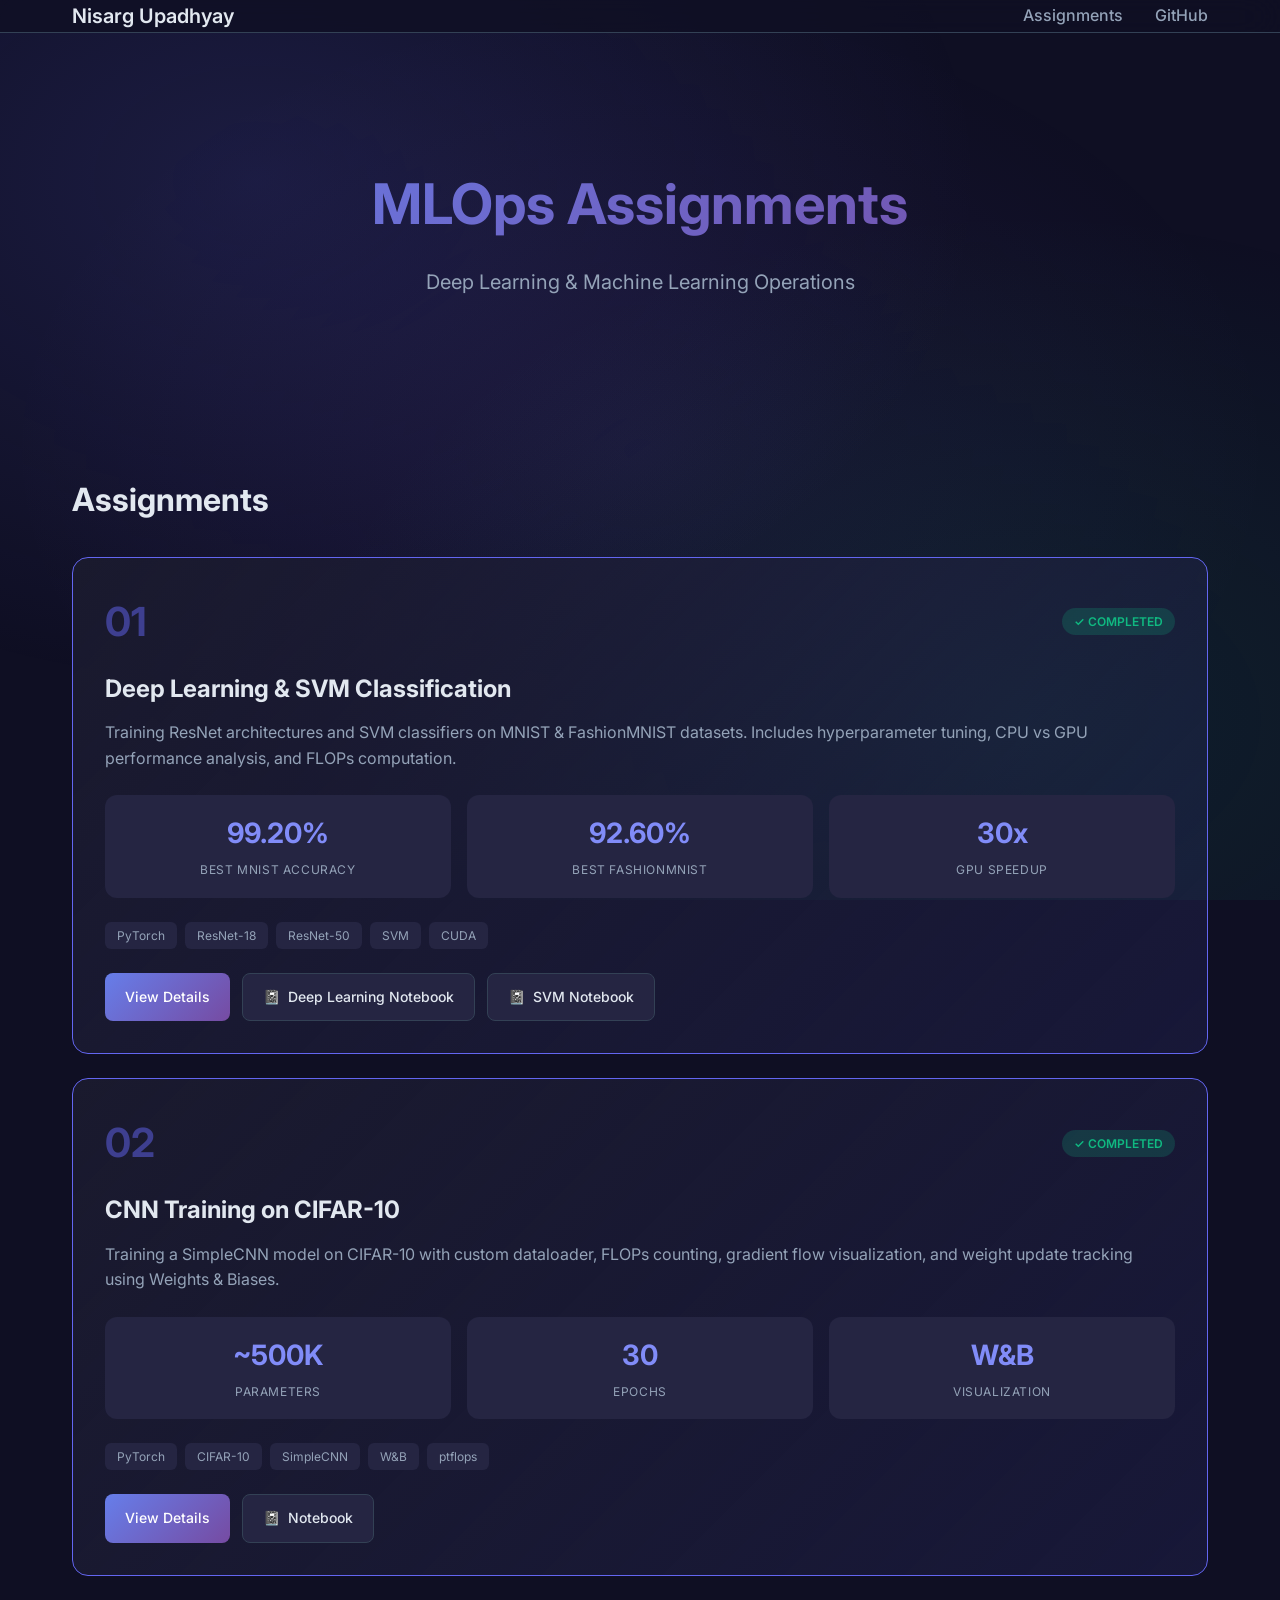
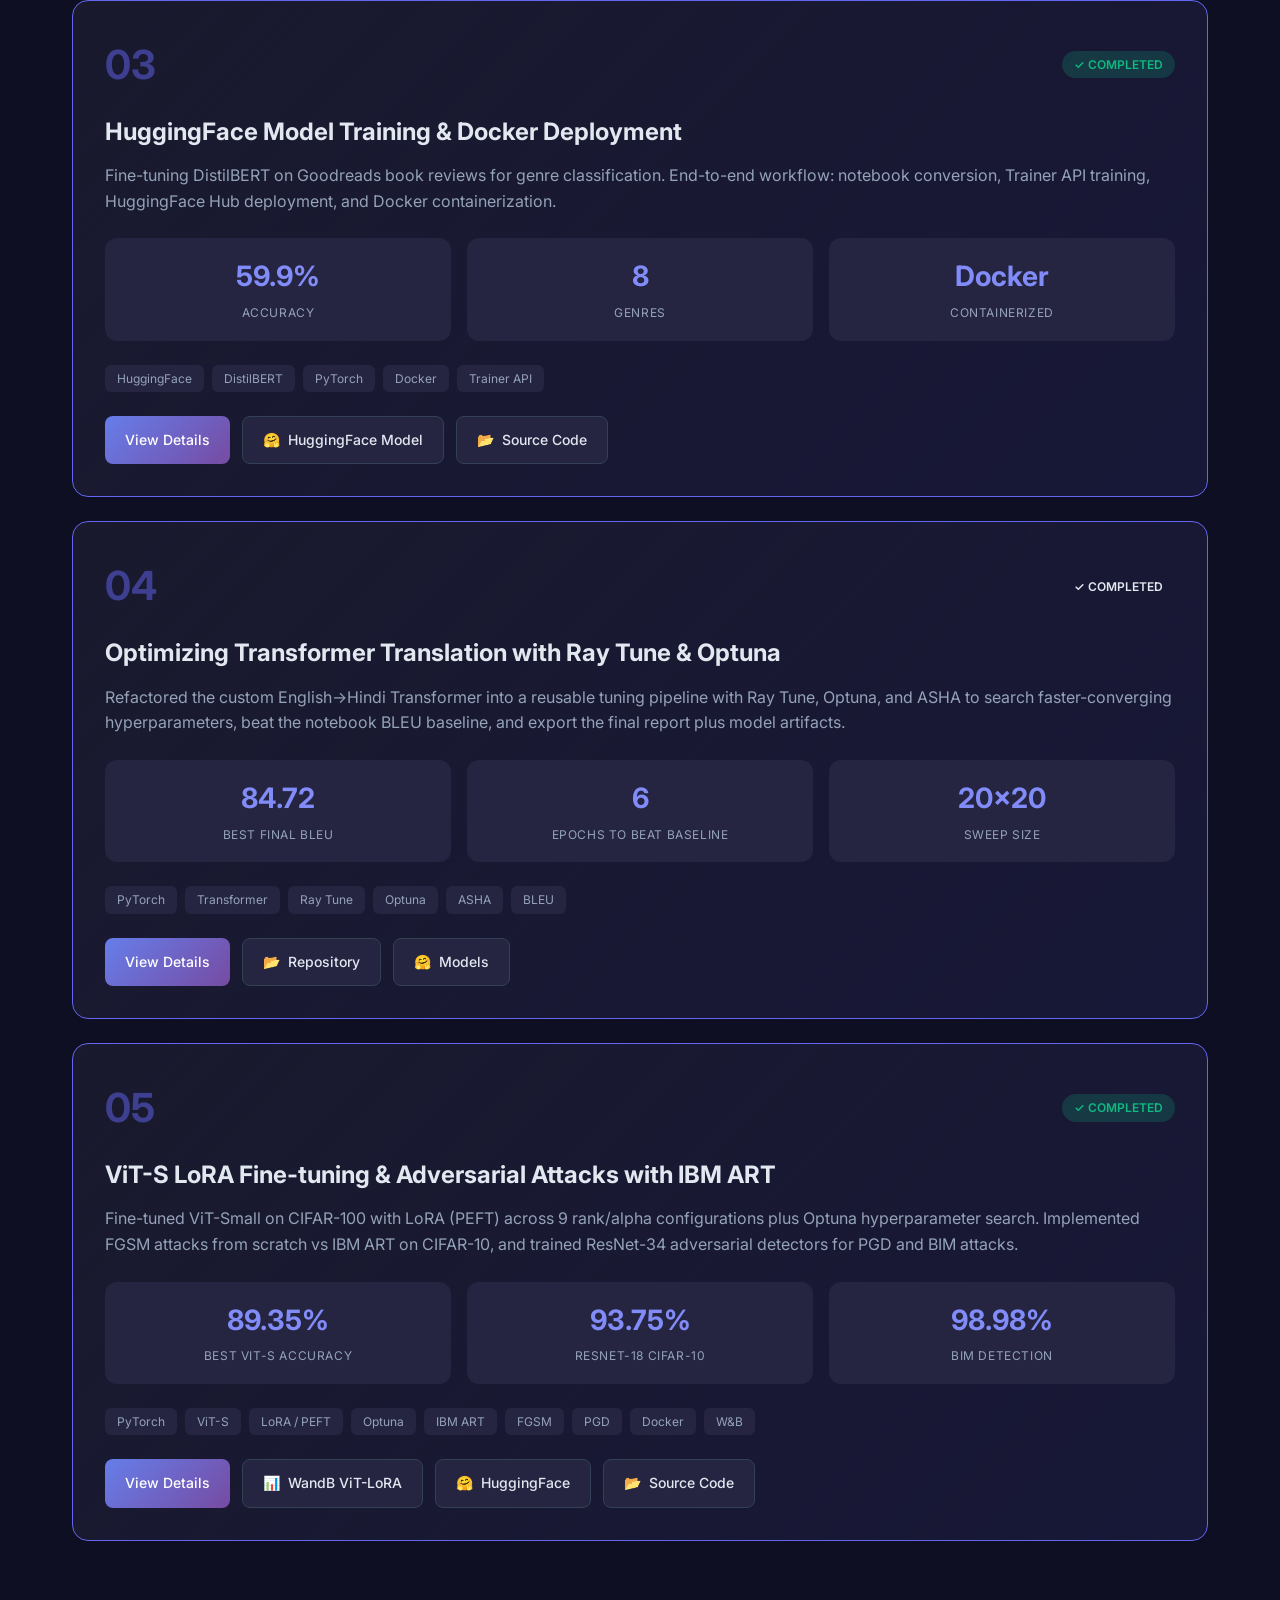
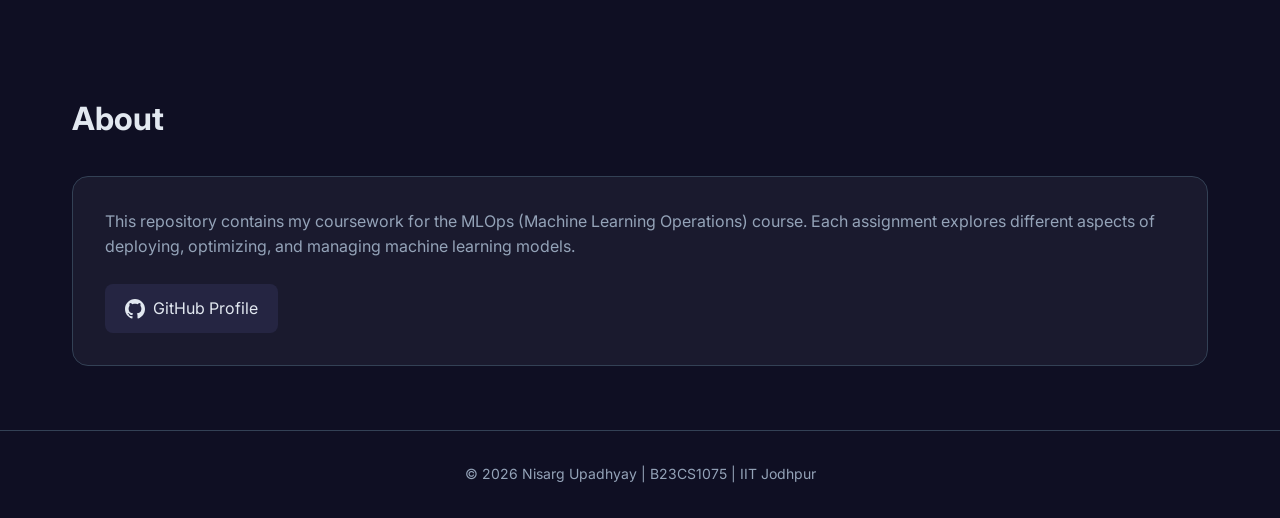
<file: docs/index.html>
<!DOCTYPE html>
<html lang="en">

<head>
    <meta charset="UTF-8">
    <meta name="viewport" content="width=device-width, initial-scale=1.0">
    <title>MLOps Portfolio - Nisarg Upadhyay</title>
    <link rel="stylesheet" href="style.css">
    <link href="https://fonts.googleapis.com/css2?family=Inter:wght@300;400;500;600;700&display=swap" rel="stylesheet">
</head>

<body>
    <div class="gradient-bg"></div>

    <header>
        <nav class="container">
            <div class="logo">
                <span>Nisarg Upadhyay</span>
            </div>
            <div class="nav-links">
                <a href="#assignments">Assignments</a>
                <a href="https://github.com/NisargUpadhyayIITJ/MLOps-NisargUpadhyay-B23CS1075"
                    target="_blank">GitHub</a>
            </div>
        </nav>
    </header>

    <main>
        <section class="hero">
            <div class="container">
                <h1>MLOps Assignments</h1>
                <p class="subtitle">Deep Learning & Machine Learning Operations</p>
            </div>
        </section>

        <section id="assignments" class="assignments">
            <div class="container">
                <h2>Assignments</h2>

                <!-- Assignment 1 Card -->
                <div class="assignment-card featured">
                    <div class="card-header">
                        <span class="assignment-number">01</span>
                        <span class="status completed">✓ Completed</span>
                    </div>
                    <h3>Deep Learning & SVM Classification</h3>
                    <p class="description">
                        Training ResNet architectures and SVM classifiers on MNIST & FashionMNIST datasets.
                        Includes hyperparameter tuning, CPU vs GPU performance analysis, and FLOPs computation.
                    </p>

                    <div class="highlights">
                        <div class="highlight-item">
                            <span class="highlight-value">99.20%</span>
                            <span class="highlight-label">Best MNIST Accuracy</span>
                        </div>
                        <div class="highlight-item">
                            <span class="highlight-value">92.60%</span>
                            <span class="highlight-label">Best FashionMNIST</span>
                        </div>
                        <div class="highlight-item">
                            <span class="highlight-value">30x</span>
                            <span class="highlight-label">GPU Speedup</span>
                        </div>
                    </div>

                    <div class="tech-stack">
                        <span class="tech">PyTorch</span>
                        <span class="tech">ResNet-18</span>
                        <span class="tech">ResNet-50</span>
                        <span class="tech">SVM</span>
                        <span class="tech">CUDA</span>
                    </div>

                    <div class="card-links">
                        <a href="assignment1.html" class="btn primary">View Details</a>
                        <a href="https://colab.research.google.com/drive/1-3agnpflxnU_hf_g7Wbe6ltnSeutNw2f?usp=sharing"
                            target="_blank" class="btn secondary">
                            <span>📓</span> Deep Learning Notebook
                        </a>
                        <a href="https://colab.research.google.com/drive/14oD_n-gdJ2UhbP2VbSXAfVhBiyGsc8Dh?usp=sharing"
                            target="_blank" class="btn secondary">
                            <span>📓</span> SVM Notebook
                        </a>
                    </div>
                </div>

                <!-- Assignment 2 Card -->
                <div class="assignment-card featured">
                    <div class="card-header">
                        <span class="assignment-number">02</span>
                        <span class="status completed">✓ Completed</span>
                    </div>
                    <h3>CNN Training on CIFAR-10</h3>
                    <p class="description">
                        Training a SimpleCNN model on CIFAR-10 with custom dataloader, FLOPs counting,
                        gradient flow visualization, and weight update tracking using Weights & Biases.
                    </p>

                    <div class="highlights">
                        <div class="highlight-item">
                            <span class="highlight-value">~500K</span>
                            <span class="highlight-label">Parameters</span>
                        </div>
                        <div class="highlight-item">
                            <span class="highlight-value">30</span>
                            <span class="highlight-label">Epochs</span>
                        </div>
                        <div class="highlight-item">
                            <span class="highlight-value">W&B</span>
                            <span class="highlight-label">Visualization</span>
                        </div>
                    </div>

                    <div class="tech-stack">
                        <span class="tech">PyTorch</span>
                        <span class="tech">CIFAR-10</span>
                        <span class="tech">SimpleCNN</span>
                        <span class="tech">W&B</span>
                        <span class="tech">ptflops</span>
                    </div>

                    <div class="card-links">
                        <a href="assignment2.html" class="btn primary">View Details</a>
                        <a href="https://github.com/NisargUpadhyayIITJ/MLOps-NisargUpadhyay-B23CS1075/tree/Assignment_2/Nisarg_B23CS1075_lab2_worksheet"
                            target="_blank" class="btn secondary">
                            <span>📓</span> Notebook
                        </a>
                    </div>
                </div>

                <div class="assignment-card featured">
                    <div class="card-header">
                        <span class="assignment-number">03</span>
                        <span class="status completed">✓ Completed</span>
                    </div>
                    <h3>HuggingFace Model Training & Docker Deployment</h3>
                    <p class="description">
                        Fine-tuning DistilBERT on Goodreads book reviews for genre classification.
                        End-to-end workflow: notebook conversion, Trainer API training, HuggingFace Hub deployment, and Docker containerization.
                    </p>

                    <div class="highlights">
                        <div class="highlight-item">
                            <span class="highlight-value">59.9%</span>
                            <span class="highlight-label">Accuracy</span>
                        </div>
                        <div class="highlight-item">
                            <span class="highlight-value">8</span>
                            <span class="highlight-label">Genres</span>
                        </div>
                        <div class="highlight-item">
                            <span class="highlight-value">Docker</span>
                            <span class="highlight-label">Containerized</span>
                        </div>
                    </div>

                    <div class="tech-stack">
                        <span class="tech">HuggingFace</span>
                        <span class="tech">DistilBERT</span>
                        <span class="tech">PyTorch</span>
                        <span class="tech">Docker</span>
                        <span class="tech">Trainer API</span>
                    </div>

                    <div class="card-links">
                        <a href="assignment3.html" class="btn primary">View Details</a>
                        <a href="https://huggingface.co/NisargUpadhyay/distilbert-goodreads-genres"
                            target="_blank" class="btn secondary">
                            <span>🤗</span> HuggingFace Model
                        </a>
                        <a href="https://github.com/NisargUpadhyayIITJ/MLOps-NisargUpadhyay-B23CS1075/tree/Assignment_3"
                            target="_blank" class="btn secondary">
                            <span>📂</span> Source Code
                        </a>
                    </div>
                </div>

                <div class="assignment-card featured">
                    <div class="card-header">
                        <span class="assignment-number">04</span>
                        <span class="status completed-badge">✓ Completed</span>
                    </div>
                    <h3>Optimizing Transformer Translation with Ray Tune & Optuna</h3>
                    <p class="description">
                        Refactored the custom English→Hindi Transformer into a reusable tuning pipeline with
                        Ray Tune, Optuna, and ASHA to search faster-converging hyperparameters, beat the
                        notebook BLEU baseline, and export the final report plus model artifacts.
                    </p>

                    <div class="highlights">
                        <div class="highlight-item">
                            <span class="highlight-value">84.72</span>
                            <span class="highlight-label">Best Final BLEU</span>
                        </div>
                        <div class="highlight-item">
                            <span class="highlight-value">6</span>
                            <span class="highlight-label">Epochs To Beat Baseline</span>
                        </div>
                        <div class="highlight-item">
                            <span class="highlight-value">20×20</span>
                            <span class="highlight-label">Sweep Size</span>
                        </div>
                    </div>

                    <div class="tech-stack">
                        <span class="tech">PyTorch</span>
                        <span class="tech">Transformer</span>
                        <span class="tech">Ray Tune</span>
                        <span class="tech">Optuna</span>
                        <span class="tech">ASHA</span>
                        <span class="tech">BLEU</span>
                    </div>

                    <div class="card-links">
                        <a href="assignment4.html" class="btn primary">View Details</a>
                        <a href="https://github.com/NisargUpadhyayIITJ/MLOps-NisargUpadhyay-B23CS1075"
                            target="_blank" class="btn secondary">
                            <span>📂</span> Repository
                        </a>
                        <a href="https://huggingface.co/NisargUpadhyay/b23cs1075-assignment4-models"
                            target="_blank" class="btn secondary">
                            <span>🤗</span> Models
                        </a>
                    </div>
                </div>

                <div class="assignment-card featured">
                    <div class="card-header">
                        <span class="assignment-number">05</span>
                        <span class="status completed">✓ Completed</span>
                    </div>
                    <h3>ViT-S LoRA Fine-tuning & Adversarial Attacks with IBM ART</h3>
                    <p class="description">
                        Fine-tuned ViT-Small on CIFAR-100 with LoRA (PEFT) across 9 rank/alpha configurations plus
                        Optuna hyperparameter search. Implemented FGSM attacks from scratch vs IBM ART on CIFAR-10,
                        and trained ResNet-34 adversarial detectors for PGD and BIM attacks.
                    </p>

                    <div class="highlights">
                        <div class="highlight-item">
                            <span class="highlight-value">89.35%</span>
                            <span class="highlight-label">Best ViT-S Accuracy</span>
                        </div>
                        <div class="highlight-item">
                            <span class="highlight-value">93.75%</span>
                            <span class="highlight-label">ResNet-18 CIFAR-10</span>
                        </div>
                        <div class="highlight-item">
                            <span class="highlight-value">98.98%</span>
                            <span class="highlight-label">BIM Detection</span>
                        </div>
                    </div>

                    <div class="tech-stack">
                        <span class="tech">PyTorch</span>
                        <span class="tech">ViT-S</span>
                        <span class="tech">LoRA / PEFT</span>
                        <span class="tech">Optuna</span>
                        <span class="tech">IBM ART</span>
                        <span class="tech">FGSM</span>
                        <span class="tech">PGD</span>
                        <span class="tech">Docker</span>
                        <span class="tech">W&B</span>
                    </div>

                    <div class="card-links">
                        <a href="assignment5.html" class="btn primary">View Details</a>
                        <a href="https://wandb.ai/b23cs1075-indian-institute-of-technology-/assignment5-vit-lora"
                            target="_blank" class="btn secondary">
                            <span>📊</span> WandB ViT-LoRA
                        </a>
                        <a href="https://huggingface.co/NisargUpadhyay/b23cs1075-assignment5-vit-lora-best"
                            target="_blank" class="btn secondary">
                            <span>🤗</span> HuggingFace
                        </a>
                        <a href="https://github.com/NisargUpadhyayIITJ/MLOps-NisargUpadhyay-B23CS1075/tree/Assignment_5"
                            target="_blank" class="btn secondary">
                            <span>📂</span> Source Code
                        </a>
                    </div>
                </div>
            </div>
        </section>

        <section id="about" class="about">
            <div class="container">
                <h2>About</h2>
                <div class="about-content">
                    <div class="about-text">
                        <p>
                            This repository contains my coursework for the MLOps (Machine Learning Operations) course.
                            Each assignment explores different aspects of deploying, optimizing, and managing machine
                            learning models.
                        </p>
                        <div class="contact-links">
                            <a href="https://github.com/NisargUpadhyayIITJ" target="_blank" class="contact-btn">
                                <svg viewBox="0 0 24 24" width="20" height="20" fill="currentColor">
                                    <path
                                        d="M12 0c-6.626 0-12 5.373-12 12 0 5.302 3.438 9.8 8.207 11.387.599.111.793-.261.793-.577v-2.234c-3.338.726-4.033-1.416-4.033-1.416-.546-1.387-1.333-1.756-1.333-1.756-1.089-.745.083-.729.083-.729 1.205.084 1.839 1.237 1.839 1.237 1.07 1.834 2.807 1.304 3.492.997.107-.775.418-1.305.762-1.604-2.665-.305-5.467-1.334-5.467-5.931 0-1.311.469-2.381 1.236-3.221-.124-.303-.535-1.524.117-3.176 0 0 1.008-.322 3.301 1.23.957-.266 1.983-.399 3.003-.404 1.02.005 2.047.138 3.006.404 2.291-1.552 3.297-1.23 3.297-1.23.653 1.653.242 2.874.118 3.176.77.84 1.235 1.911 1.235 3.221 0 4.609-2.807 5.624-5.479 5.921.43.372.823 1.102.823 2.222v3.293c0 .319.192.694.801.576 4.765-1.589 8.199-6.086 8.199-11.386 0-6.627-5.373-12-12-12z" />
                                </svg>
                                GitHub Profile
                            </a>
                        </div>
                    </div>
                </div>
            </div>
        </section>
    </main>

    <footer>
        <div class="container">
            <p>© 2026 Nisarg Upadhyay | B23CS1075 | IIT Jodhpur</p>
        </div>
    </footer>
</body>

</html>
</file>
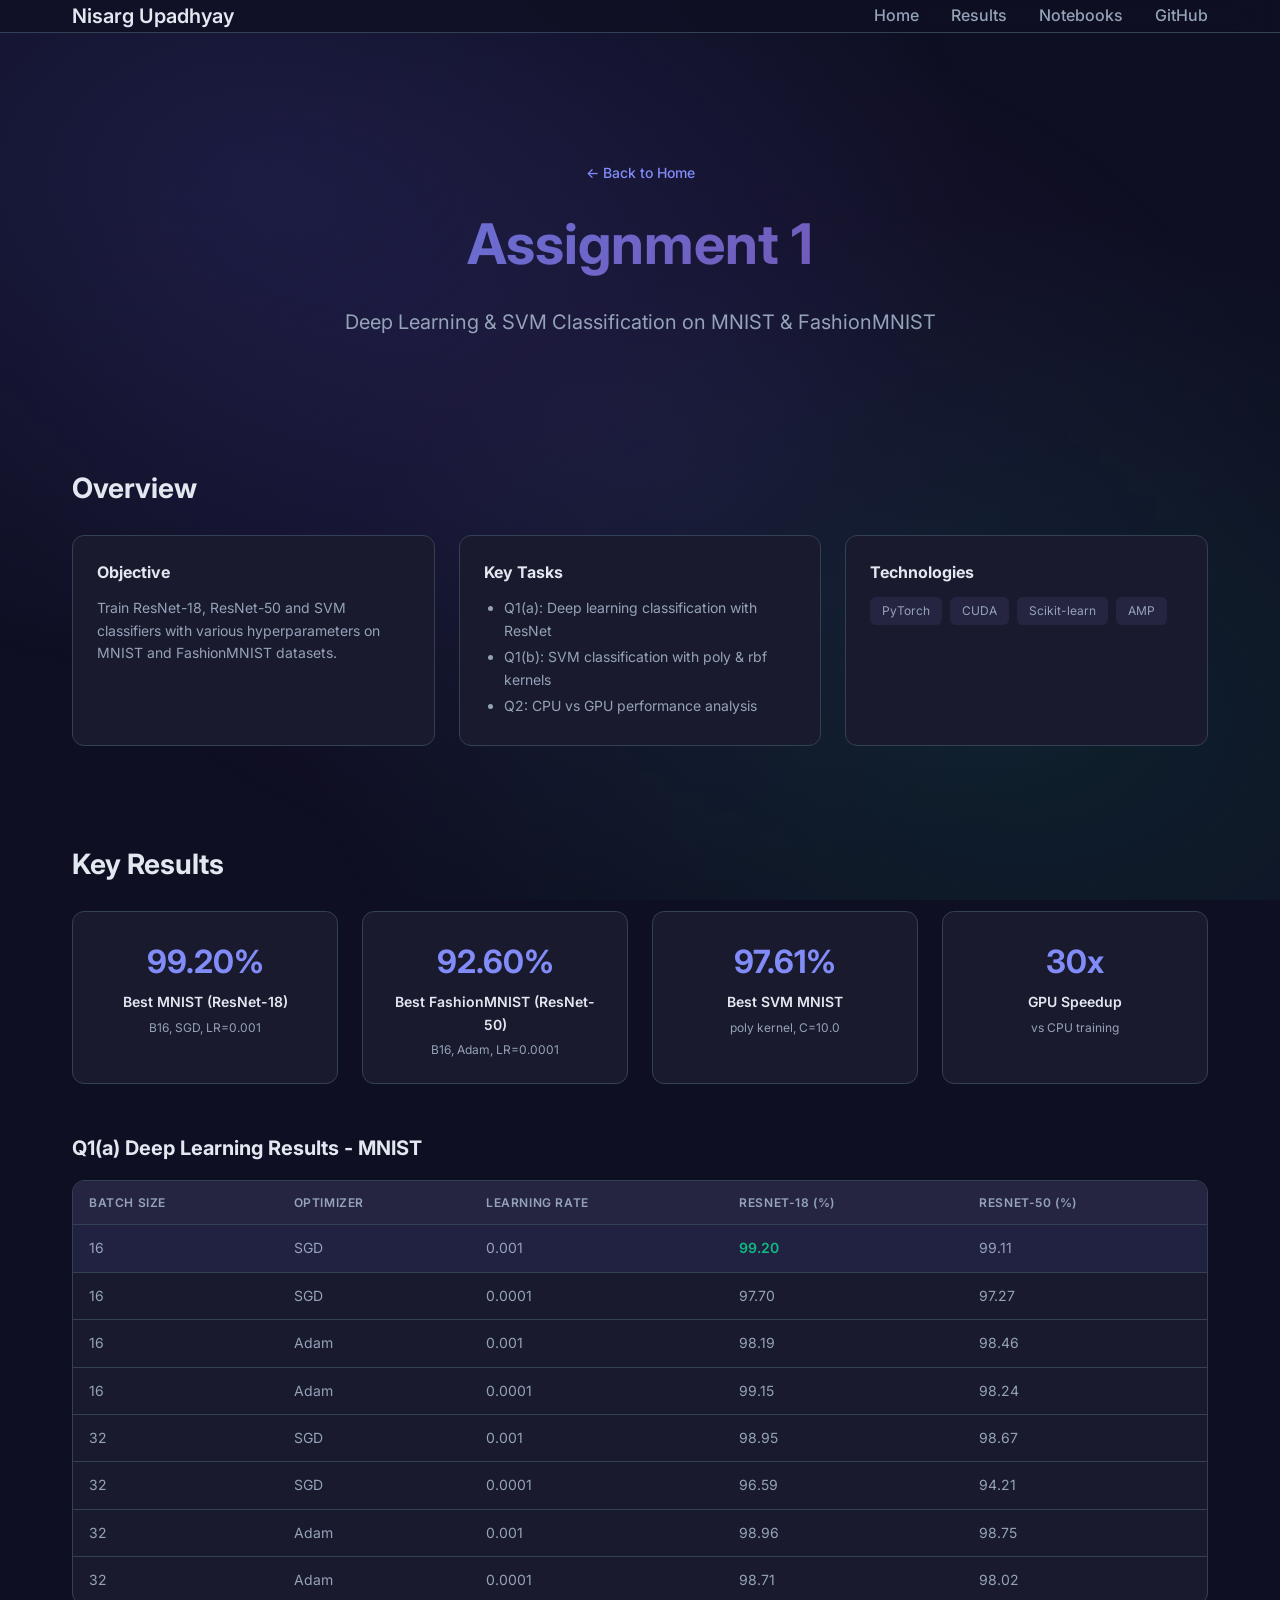
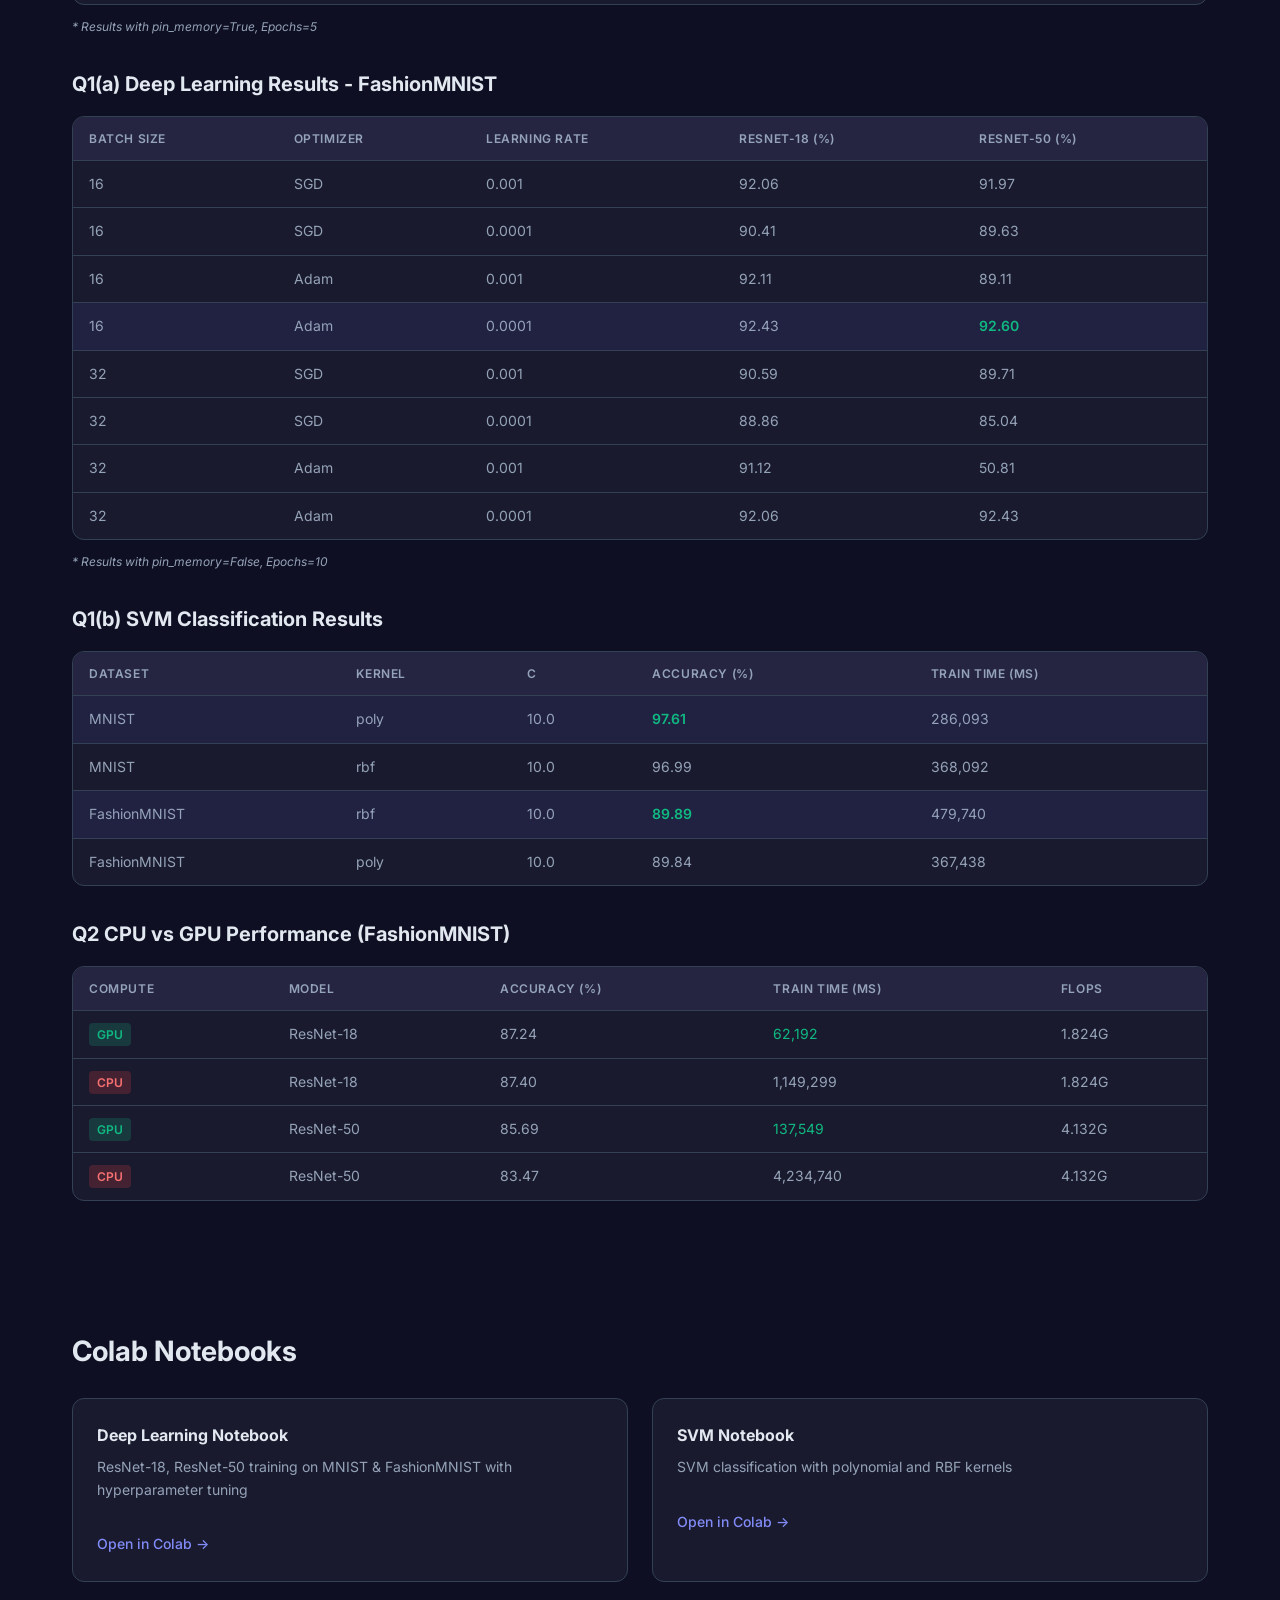
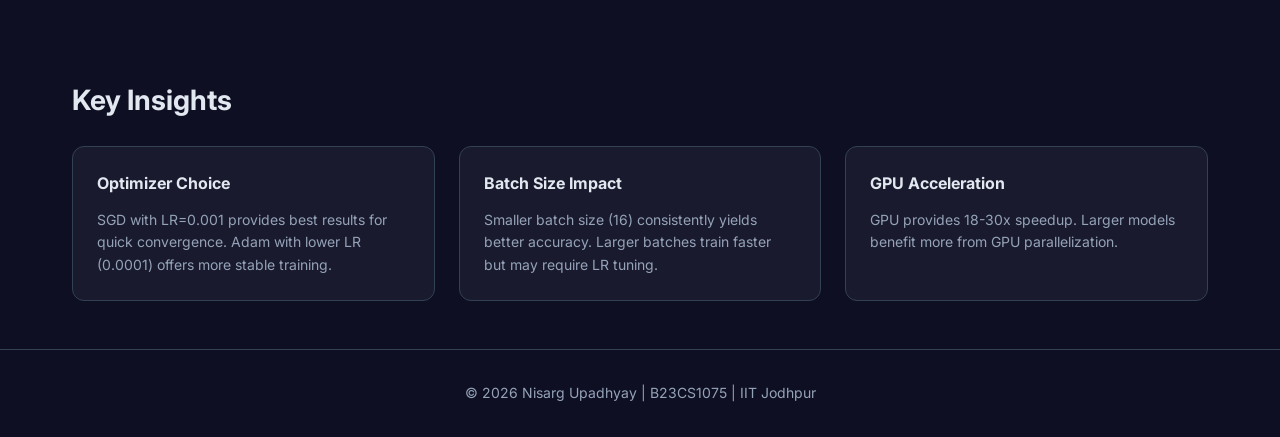
<file: docs/assignment1.html>
<!DOCTYPE html>
<html lang="en">

<head>
    <meta charset="UTF-8">
    <meta name="viewport" content="width=device-width, initial-scale=1.0">
    <title>Assignment 1 - MLOps Portfolio</title>
    <link rel="stylesheet" href="style.css">
    <link href="https://fonts.googleapis.com/css2?family=Inter:wght@300;400;500;600;700&display=swap" rel="stylesheet">
</head>

<body>
    <div class="gradient-bg"></div>

    <header>
        <nav class="container">
            <div class="logo">
                <span>Nisarg Upadhyay</span>
            </div>
            <div class="nav-links">
                <a href="index.html">Home</a>
                <a href="#results">Results</a>
                <a href="#notebooks">Notebooks</a>
                <a href="https://github.com/NisargUpadhyayIITJ/MLOps-NisargUpadhyay-B23CS1075"
                    target="_blank">GitHub</a>
            </div>
        </nav>
    </header>

    <main>
        <section class="hero" style="padding-bottom: 3rem;">
            <div class="container">
                <a href="index.html" class="back-link">← Back to Home</a>
                <h1>Assignment 1</h1>
                <p class="subtitle">Deep Learning & SVM Classification on MNIST & FashionMNIST</p>
            </div>
        </section>

        <section class="section">
            <div class="container">
                <h2>Overview</h2>
                <div class="overview-grid">
                    <div class="overview-card">
                        <h4>Objective</h4>
                        <p>Train ResNet-18, ResNet-50 and SVM classifiers with various hyperparameters on MNIST and
                            FashionMNIST datasets.</p>
                    </div>
                    <div class="overview-card">
                        <h4>Key Tasks</h4>
                        <ul>
                            <li>Q1(a): Deep learning classification with ResNet</li>
                            <li>Q1(b): SVM classification with poly & rbf kernels</li>
                            <li>Q2: CPU vs GPU performance analysis</li>
                        </ul>
                    </div>
                    <div class="overview-card">
                        <h4>Technologies</h4>
                        <div class="tech-stack">
                            <span class="tech">PyTorch</span>
                            <span class="tech">CUDA</span>
                            <span class="tech">Scikit-learn</span>
                            <span class="tech">AMP</span>
                        </div>
                    </div>
                </div>
            </div>
        </section>

        <section id="results" class="section">
            <div class="container">
                <h2>Key Results</h2>

                <!-- Best Results Cards -->
                <div class="results-grid">
                    <div class="result-card">
                        <div class="result-value">99.20%</div>
                        <div class="result-label">Best MNIST (ResNet-18)</div>
                        <div class="result-details">B16, SGD, LR=0.001</div>
                    </div>
                    <div class="result-card">
                        <div class="result-value">92.60%</div>
                        <div class="result-label">Best FashionMNIST (ResNet-50)</div>
                        <div class="result-details">B16, Adam, LR=0.0001</div>
                    </div>
                    <div class="result-card">
                        <div class="result-value">97.61%</div>
                        <div class="result-label">Best SVM MNIST</div>
                        <div class="result-details">poly kernel, C=10.0</div>
                    </div>
                    <div class="result-card">
                        <div class="result-value">30x</div>
                        <div class="result-label">GPU Speedup</div>
                        <div class="result-details">vs CPU training</div>
                    </div>
                </div>

                <!-- Q1(a) Results Table -->
                <div class="table-section">
                    <h3>Q1(a) Deep Learning Results - MNIST</h3>
                    <div class="table-wrapper">
                        <table>
                            <thead>
                                <tr>
                                    <th>Batch Size</th>
                                    <th>Optimizer</th>
                                    <th>Learning Rate</th>
                                    <th>ResNet-18 (%)</th>
                                    <th>ResNet-50 (%)</th>
                                </tr>
                            </thead>
                            <tbody>
                                <tr class="highlight-row">
                                    <td>16</td>
                                    <td>SGD</td>
                                    <td>0.001</td>
                                    <td class="best">99.20</td>
                                    <td>99.11</td>
                                </tr>
                                <tr>
                                    <td>16</td>
                                    <td>SGD</td>
                                    <td>0.0001</td>
                                    <td>97.70</td>
                                    <td>97.27</td>
                                </tr>
                                <tr>
                                    <td>16</td>
                                    <td>Adam</td>
                                    <td>0.001</td>
                                    <td>98.19</td>
                                    <td>98.46</td>
                                </tr>
                                <tr>
                                    <td>16</td>
                                    <td>Adam</td>
                                    <td>0.0001</td>
                                    <td>99.15</td>
                                    <td>98.24</td>
                                </tr>
                                <tr>
                                    <td>32</td>
                                    <td>SGD</td>
                                    <td>0.001</td>
                                    <td>98.95</td>
                                    <td>98.67</td>
                                </tr>
                                <tr>
                                    <td>32</td>
                                    <td>SGD</td>
                                    <td>0.0001</td>
                                    <td>96.59</td>
                                    <td>94.21</td>
                                </tr>
                                <tr>
                                    <td>32</td>
                                    <td>Adam</td>
                                    <td>0.001</td>
                                    <td>98.96</td>
                                    <td>98.75</td>
                                </tr>
                                <tr>
                                    <td>32</td>
                                    <td>Adam</td>
                                    <td>0.0001</td>
                                    <td>98.71</td>
                                    <td>98.02</td>
                                </tr>
                            </tbody>
                        </table>
                    </div>
                    <p class="table-note">* Results with pin_memory=True, Epochs=5</p>
                </div>

                <!-- Q1(a) FashionMNIST -->
                <div class="table-section">
                    <h3>Q1(a) Deep Learning Results - FashionMNIST</h3>
                    <div class="table-wrapper">
                        <table>
                            <thead>
                                <tr>
                                    <th>Batch Size</th>
                                    <th>Optimizer</th>
                                    <th>Learning Rate</th>
                                    <th>ResNet-18 (%)</th>
                                    <th>ResNet-50 (%)</th>
                                </tr>
                            </thead>
                            <tbody>
                                <tr>
                                    <td>16</td>
                                    <td>SGD</td>
                                    <td>0.001</td>
                                    <td>92.06</td>
                                    <td>91.97</td>
                                </tr>
                                <tr>
                                    <td>16</td>
                                    <td>SGD</td>
                                    <td>0.0001</td>
                                    <td>90.41</td>
                                    <td>89.63</td>
                                </tr>
                                <tr>
                                    <td>16</td>
                                    <td>Adam</td>
                                    <td>0.001</td>
                                    <td>92.11</td>
                                    <td>89.11</td>
                                </tr>
                                <tr class="highlight-row">
                                    <td>16</td>
                                    <td>Adam</td>
                                    <td>0.0001</td>
                                    <td>92.43</td>
                                    <td class="best">92.60</td>
                                </tr>
                                <tr>
                                    <td>32</td>
                                    <td>SGD</td>
                                    <td>0.001</td>
                                    <td>90.59</td>
                                    <td>89.71</td>
                                </tr>
                                <tr>
                                    <td>32</td>
                                    <td>SGD</td>
                                    <td>0.0001</td>
                                    <td>88.86</td>
                                    <td>85.04</td>
                                </tr>
                                <tr>
                                    <td>32</td>
                                    <td>Adam</td>
                                    <td>0.001</td>
                                    <td>91.12</td>
                                    <td>50.81</td>
                                </tr>
                                <tr>
                                    <td>32</td>
                                    <td>Adam</td>
                                    <td>0.0001</td>
                                    <td>92.06</td>
                                    <td>92.43</td>
                                </tr>
                            </tbody>
                        </table>
                    </div>
                    <p class="table-note">* Results with pin_memory=False, Epochs=10</p>
                </div>

                <!-- Q1(b) SVM Results -->
                <div class="table-section">
                    <h3>Q1(b) SVM Classification Results</h3>
                    <div class="table-wrapper">
                        <table>
                            <thead>
                                <tr>
                                    <th>Dataset</th>
                                    <th>Kernel</th>
                                    <th>C</th>
                                    <th>Accuracy (%)</th>
                                    <th>Train Time (ms)</th>
                                </tr>
                            </thead>
                            <tbody>
                                <tr class="highlight-row">
                                    <td>MNIST</td>
                                    <td>poly</td>
                                    <td>10.0</td>
                                    <td class="best">97.61</td>
                                    <td>286,093</td>
                                </tr>
                                <tr>
                                    <td>MNIST</td>
                                    <td>rbf</td>
                                    <td>10.0</td>
                                    <td>96.99</td>
                                    <td>368,092</td>
                                </tr>
                                <tr class="highlight-row">
                                    <td>FashionMNIST</td>
                                    <td>rbf</td>
                                    <td>10.0</td>
                                    <td class="best">89.89</td>
                                    <td>479,740</td>
                                </tr>
                                <tr>
                                    <td>FashionMNIST</td>
                                    <td>poly</td>
                                    <td>10.0</td>
                                    <td>89.84</td>
                                    <td>367,438</td>
                                </tr>
                            </tbody>
                        </table>
                    </div>
                </div>

                <!-- Q2 CPU vs GPU -->
                <div class="table-section">
                    <h3>Q2 CPU vs GPU Performance (FashionMNIST)</h3>
                    <div class="table-wrapper">
                        <table>
                            <thead>
                                <tr>
                                    <th>Compute</th>
                                    <th>Model</th>
                                    <th>Accuracy (%)</th>
                                    <th>Train Time (ms)</th>
                                    <th>FLOPs</th>
                                </tr>
                            </thead>
                            <tbody>
                                <tr>
                                    <td><span class="badge-gpu">GPU</span></td>
                                    <td>ResNet-18</td>
                                    <td>87.24</td>
                                    <td class="fast">62,192</td>
                                    <td>1.824G</td>
                                </tr>
                                <tr>
                                    <td><span class="badge-cpu">CPU</span></td>
                                    <td>ResNet-18</td>
                                    <td>87.40</td>
                                    <td>1,149,299</td>
                                    <td>1.824G</td>
                                </tr>
                                <tr>
                                    <td><span class="badge-gpu">GPU</span></td>
                                    <td>ResNet-50</td>
                                    <td>85.69</td>
                                    <td class="fast">137,549</td>
                                    <td>4.132G</td>
                                </tr>
                                <tr>
                                    <td><span class="badge-cpu">CPU</span></td>
                                    <td>ResNet-50</td>
                                    <td>83.47</td>
                                    <td>4,234,740</td>
                                    <td>4.132G</td>
                                </tr>
                            </tbody>
                        </table>
                    </div>
                </div>
            </div>
        </section>

        <section id="notebooks" class="section">
            <div class="container">
                <h2>Colab Notebooks</h2>
                <div class="notebooks-grid">
                    <a href="https://colab.research.google.com/drive/1-3agnpflxnU_hf_g7Wbe6ltnSeutNw2f?usp=sharing"
                        target="_blank" class="notebook-card">
                        <h4>Deep Learning Notebook</h4>
                        <p>ResNet-18, ResNet-50 training on MNIST & FashionMNIST with hyperparameter tuning</p>
                        <span class="notebook-link">Open in Colab →</span>
                    </a>
                    <a href="https://colab.research.google.com/drive/14oD_n-gdJ2UhbP2VbSXAfVhBiyGsc8Dh?usp=sharing"
                        target="_blank" class="notebook-card">
                        <h4>SVM Notebook</h4>
                        <p>SVM classification with polynomial and RBF kernels</p>
                        <span class="notebook-link">Open in Colab →</span>
                    </a>
                </div>
            </div>
        </section>

        <section class="section">
            <div class="container">
                <h2>Key Insights</h2>
                <div class="insights-grid">
                    <div class="insight-card">
                        <h4>Optimizer Choice</h4>
                        <p>SGD with LR=0.001 provides best results for quick convergence. Adam with lower LR (0.0001)
                            offers more stable training.</p>
                    </div>
                    <div class="insight-card">
                        <h4>Batch Size Impact</h4>
                        <p>Smaller batch size (16) consistently yields better accuracy. Larger batches train faster but
                            may require LR tuning.</p>
                    </div>
                    <div class="insight-card">
                        <h4>GPU Acceleration</h4>
                        <p>GPU provides 18-30x speedup. Larger models benefit more from GPU parallelization.</p>
                    </div>
                </div>
            </div>
        </section>
    </main>

    <footer>
        <div class="container">
            <p>© 2026 Nisarg Upadhyay | B23CS1075 | IIT Jodhpur</p>
        </div>
    </footer>

    <style>
        .back-link {
            display: inline-block;
            color: var(--primary-light);
            text-decoration: none;
            margin-bottom: 1rem;
            font-size: 0.875rem;
        }

        .back-link:hover {
            text-decoration: underline;
        }

        .section {
            padding: 3rem 0;
        }

        .section h2 {
            font-size: 1.75rem;
            margin-bottom: 1.5rem;
        }

        .overview-grid,
        .results-grid,
        .notebooks-grid,
        .insights-grid {
            display: grid;
            gap: 1.5rem;
        }

        .overview-grid {
            grid-template-columns: repeat(auto-fit, minmax(280px, 1fr));
        }

        .results-grid {
            grid-template-columns: repeat(auto-fit, minmax(200px, 1fr));
            margin-bottom: 3rem;
        }

        .notebooks-grid {
            grid-template-columns: repeat(auto-fit, minmax(300px, 1fr));
        }

        .insights-grid {
            grid-template-columns: repeat(auto-fit, minmax(280px, 1fr));
        }

        .overview-card,
        .insight-card {
            background: var(--surface);
            padding: 1.5rem;
            border-radius: 12px;
            border: 1px solid var(--border);
        }

        .overview-card h4,
        .insight-card h4 {
            margin-bottom: 0.75rem;
            color: var(--text);
        }

        .overview-card p,
        .overview-card ul,
        .insight-card p {
            color: var(--text-muted);
            font-size: 0.875rem;
        }

        .overview-card ul {
            padding-left: 1.25rem;
        }

        .overview-card li {
            margin-bottom: 0.25rem;
        }

        .result-card {
            background: var(--surface);
            padding: 1.5rem;
            border-radius: 12px;
            border: 1px solid var(--border);
            text-align: center;
        }

        .result-icon {
            font-size: 2rem;
            margin-bottom: 0.5rem;
        }

        .result-value {
            font-size: 2rem;
            font-weight: 700;
            color: var(--primary-light);
        }

        .result-label {
            font-size: 0.875rem;
            color: var(--text);
            margin-top: 0.25rem;
        }

        .result-details {
            font-size: 0.75rem;
            color: var(--text-muted);
            margin-top: 0.25rem;
        }

        .table-section {
            margin-bottom: 2rem;
        }

        .table-section h3 {
            font-size: 1.25rem;
            margin-bottom: 1rem;
            color: var(--text);
        }

        .table-wrapper {
            overflow-x: auto;
            background: var(--surface);
            border-radius: 12px;
            border: 1px solid var(--border);
        }

        table {
            width: 100%;
            border-collapse: collapse;
        }

        th,
        td {
            padding: 0.75rem 1rem;
            text-align: left;
            border-bottom: 1px solid var(--border);
        }

        th {
            background: var(--surface-light);
            font-weight: 600;
            font-size: 0.75rem;
            text-transform: uppercase;
            letter-spacing: 0.05em;
            color: var(--text-muted);
        }

        td {
            font-size: 0.875rem;
        }

        .highlight-row {
            background: rgba(99, 102, 241, 0.1);
        }

        .best {
            color: var(--secondary);
            font-weight: 600;
        }

        .fast {
            color: var(--secondary);
        }

        .badge-gpu {
            background: rgba(16, 185, 129, 0.2);
            color: var(--secondary);
            padding: 0.25rem 0.5rem;
            border-radius: 4px;
            font-size: 0.75rem;
            font-weight: 600;
        }

        .badge-cpu {
            background: rgba(239, 68, 68, 0.2);
            color: #f87171;
            padding: 0.25rem 0.5rem;
            border-radius: 4px;
            font-size: 0.75rem;
            font-weight: 600;
        }

        .table-note {
            font-size: 0.75rem;
            color: var(--text-muted);
            margin-top: 0.75rem;
            font-style: italic;
        }

        .notebook-card {
            display: block;
            background: var(--surface);
            padding: 1.5rem;
            border-radius: 12px;
            border: 1px solid var(--border);
            text-decoration: none;
            transition: all 0.3s ease;
        }

        .notebook-card:hover {
            transform: translateY(-4px);
            border-color: var(--primary);
            box-shadow: 0 10px 30px rgba(0, 0, 0, 0.3);
        }

        .notebook-icon {
            font-size: 2.5rem;
            margin-bottom: 1rem;
        }

        .notebook-card h4 {
            color: var(--text);
            margin-bottom: 0.5rem;
        }

        .notebook-card p {
            color: var(--text-muted);
            font-size: 0.875rem;
            margin-bottom: 1rem;
        }

        .notebook-link {
            color: var(--primary-light);
            font-size: 0.875rem;
            font-weight: 500;
        }
    </style>
</body>

</html>
</file>
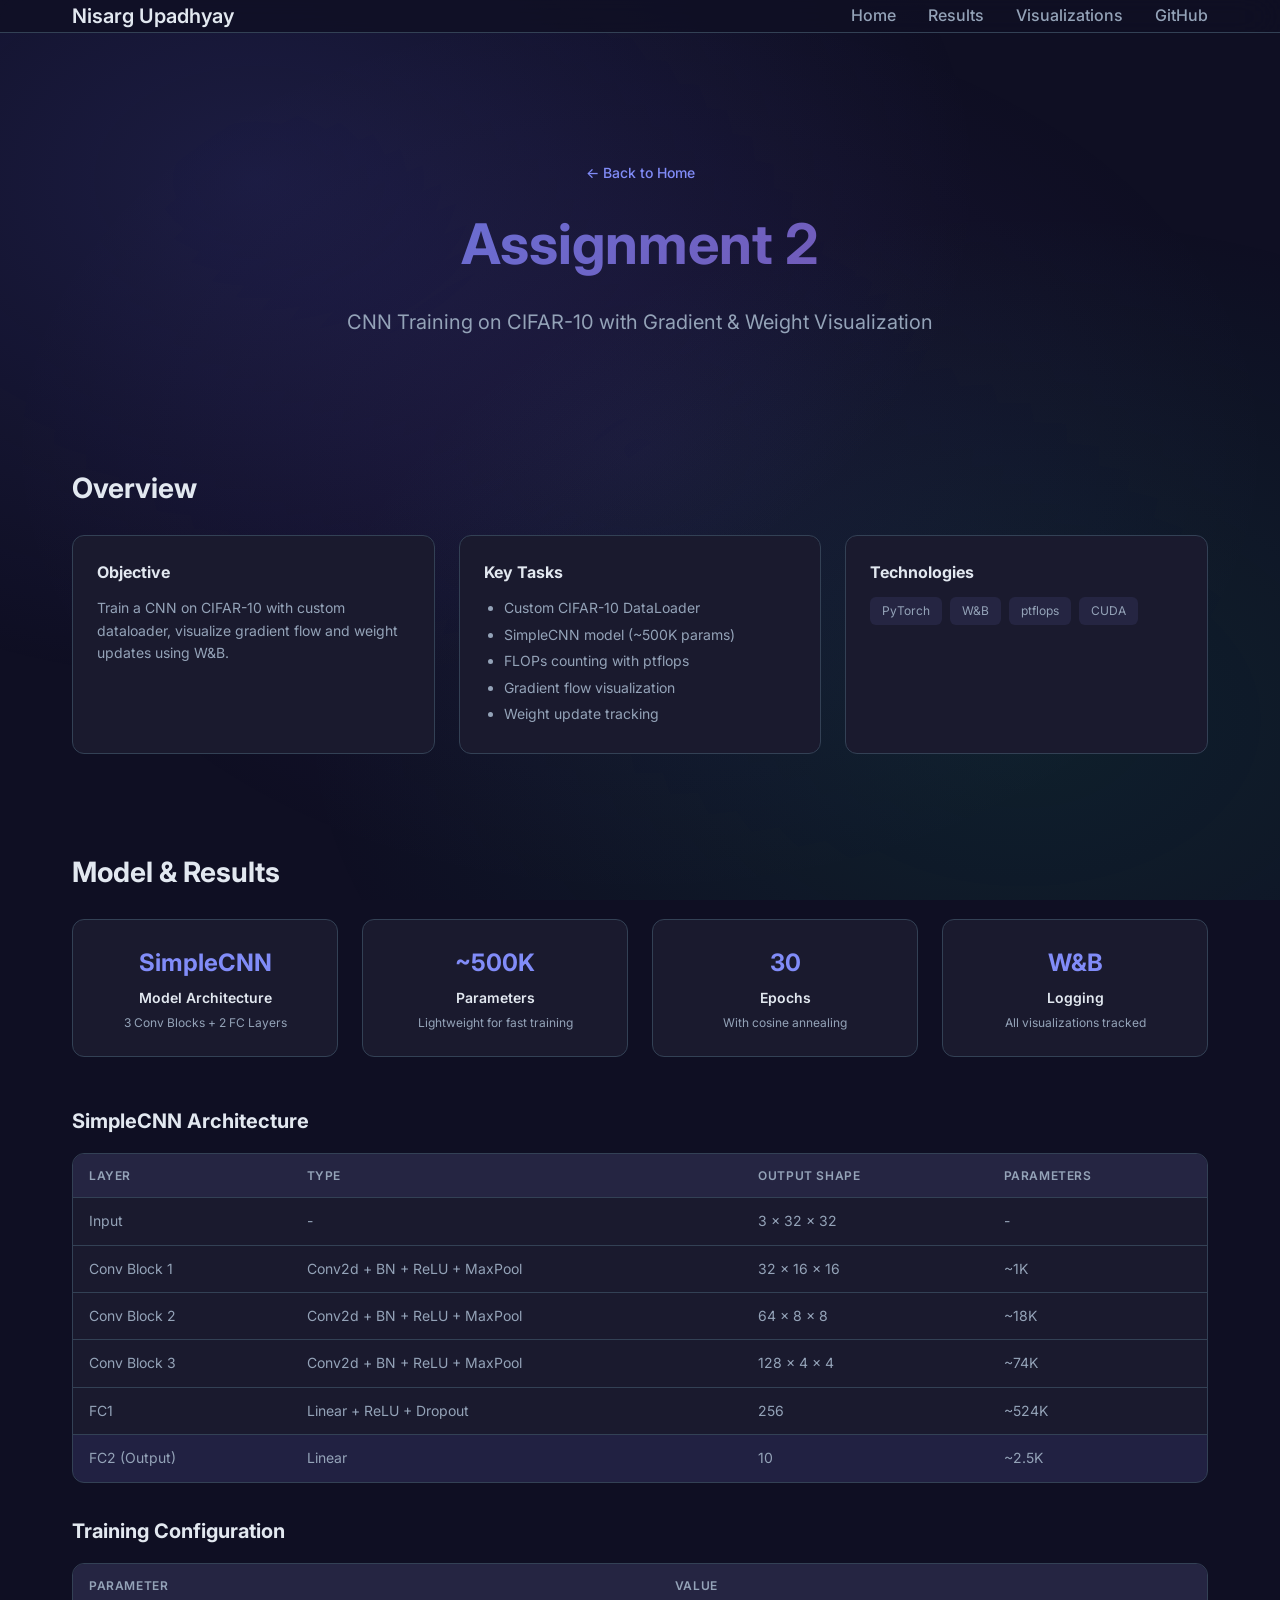
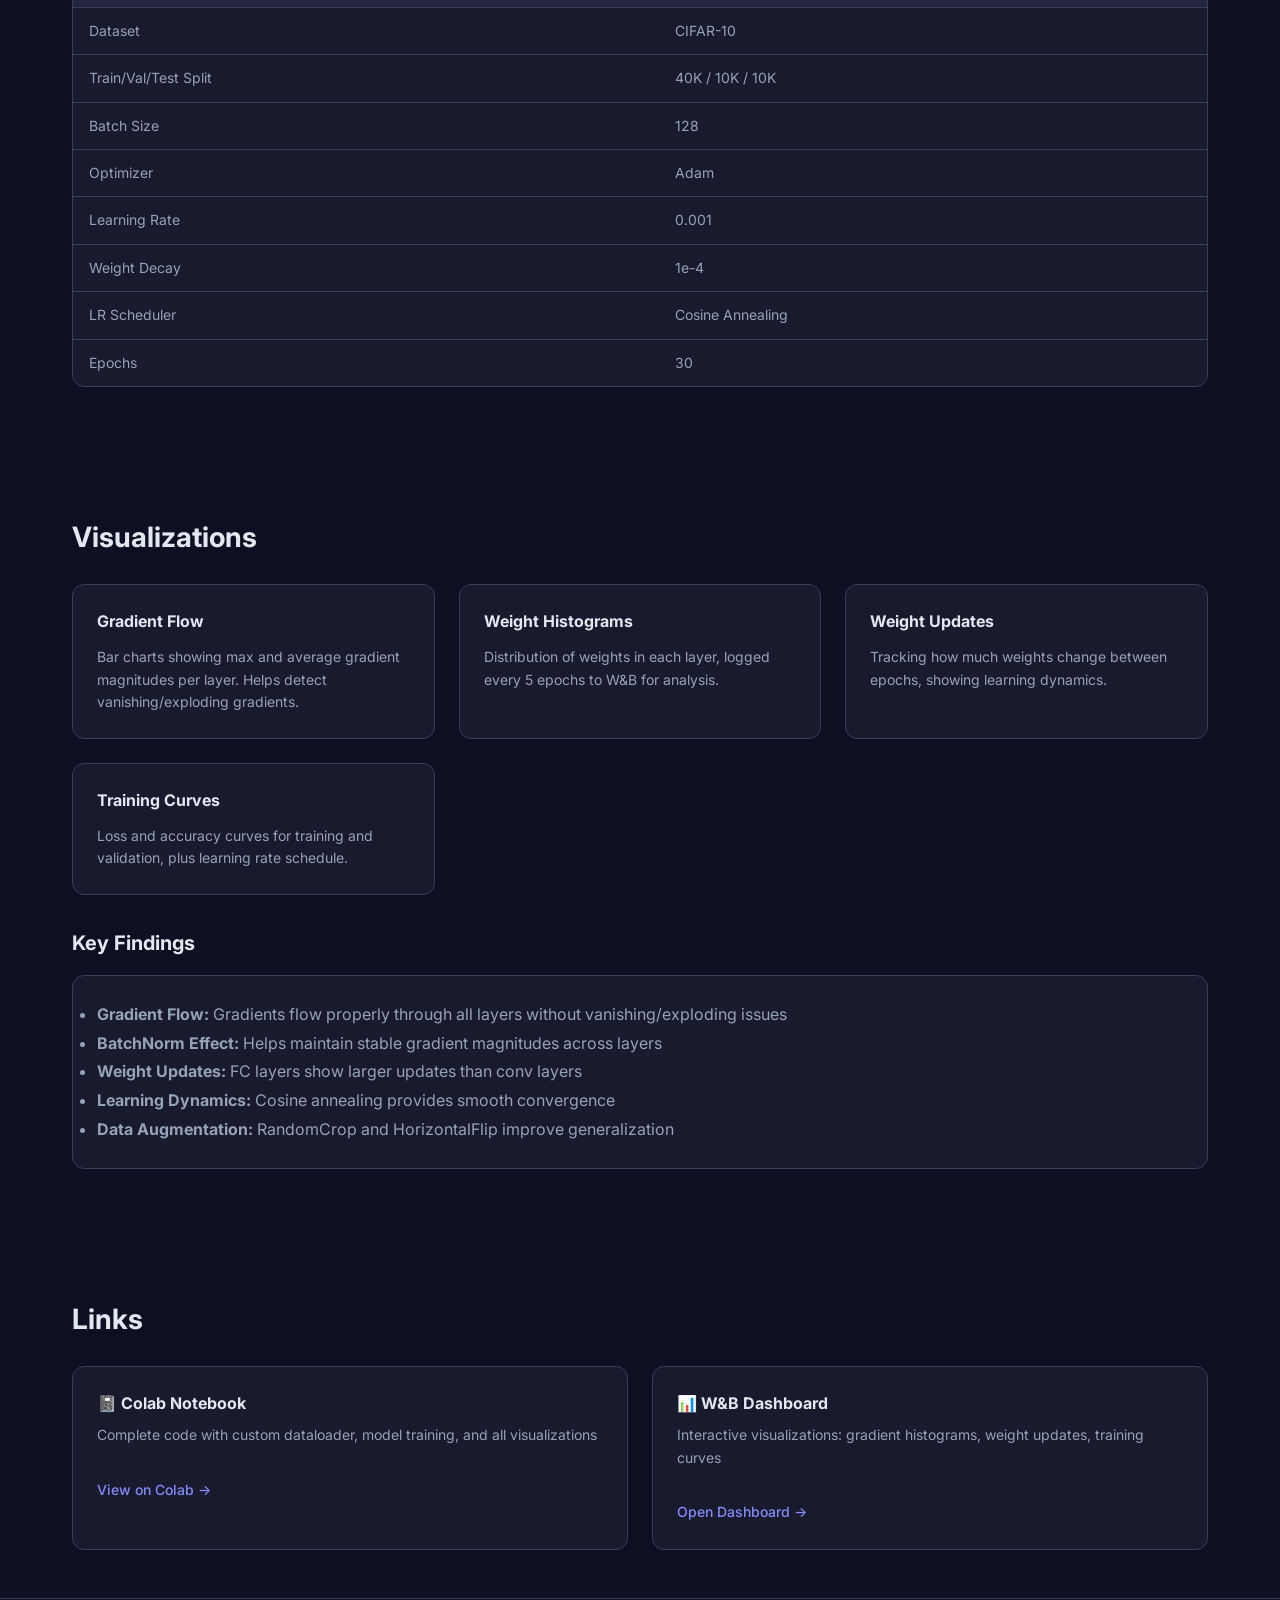
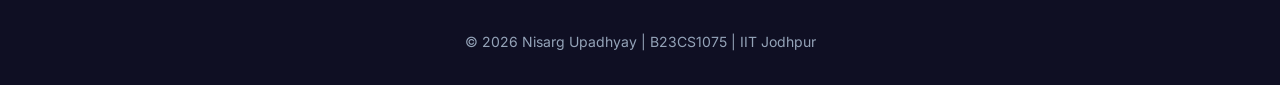
<file: docs/assignment2.html>
<!DOCTYPE html>
<html lang="en">

<head>
    <meta charset="UTF-8">
    <meta name="viewport" content="width=device-width, initial-scale=1.0">
    <title>Assignment 2 - MLOps Portfolio</title>
    <link rel="stylesheet" href="style.css">
    <link href="https://fonts.googleapis.com/css2?family=Inter:wght@300;400;500;600;700&display=swap" rel="stylesheet">
</head>

<body>
    <div class="gradient-bg"></div>

    <header>
        <nav class="container">
            <div class="logo">
                <span>Nisarg Upadhyay</span>
            </div>
            <div class="nav-links">
                <a href="index.html">Home</a>
                <a href="#results">Results</a>
                <a href="#visualizations">Visualizations</a>
                <a href="https://github.com/NisargUpadhyayIITJ/MLOps-NisargUpadhyay-B23CS1075"
                    target="_blank">GitHub</a>
            </div>
        </nav>
    </header>

    <main>
        <section class="hero" style="padding-bottom: 3rem;">
            <div class="container">
                <a href="index.html" class="back-link">← Back to Home</a>
                <h1>Assignment 2</h1>
                <p class="subtitle">CNN Training on CIFAR-10 with Gradient & Weight Visualization</p>
            </div>
        </section>

        <section class="section">
            <div class="container">
                <h2>Overview</h2>
                <div class="overview-grid">
                    <div class="overview-card">
                        <h4>Objective</h4>
                        <p>Train a CNN on CIFAR-10 with custom dataloader, visualize gradient flow and weight updates
                            using W&B.</p>
                    </div>
                    <div class="overview-card">
                        <h4>Key Tasks</h4>
                        <ul>
                            <li>Custom CIFAR-10 DataLoader</li>
                            <li>SimpleCNN model (~500K params)</li>
                            <li>FLOPs counting with ptflops</li>
                            <li>Gradient flow visualization</li>
                            <li>Weight update tracking</li>
                        </ul>
                    </div>
                    <div class="overview-card">
                        <h4>Technologies</h4>
                        <div class="tech-stack">
                            <span class="tech">PyTorch</span>
                            <span class="tech">W&B</span>
                            <span class="tech">ptflops</span>
                            <span class="tech">CUDA</span>
                        </div>
                    </div>
                </div>
            </div>
        </section>

        <section id="results" class="section">
            <div class="container">
                <h2>Model & Results</h2>

                <!-- Model Summary Cards -->
                <div class="results-grid">
                    <div class="result-card">
                        <div class="result-value">SimpleCNN</div>
                        <div class="result-label">Model Architecture</div>
                        <div class="result-details">3 Conv Blocks + 2 FC Layers</div>
                    </div>
                    <div class="result-card">
                        <div class="result-value">~500K</div>
                        <div class="result-label">Parameters</div>
                        <div class="result-details">Lightweight for fast training</div>
                    </div>
                    <div class="result-card">
                        <div class="result-value">30</div>
                        <div class="result-label">Epochs</div>
                        <div class="result-details">With cosine annealing</div>
                    </div>
                    <div class="result-card">
                        <div class="result-value">W&B</div>
                        <div class="result-label">Logging</div>
                        <div class="result-details">All visualizations tracked</div>
                    </div>
                </div>

                <!-- Architecture Table -->
                <div class="table-section">
                    <h3>SimpleCNN Architecture</h3>
                    <div class="table-wrapper">
                        <table>
                            <thead>
                                <tr>
                                    <th>Layer</th>
                                    <th>Type</th>
                                    <th>Output Shape</th>
                                    <th>Parameters</th>
                                </tr>
                            </thead>
                            <tbody>
                                <tr>
                                    <td>Input</td>
                                    <td>-</td>
                                    <td>3 × 32 × 32</td>
                                    <td>-</td>
                                </tr>
                                <tr>
                                    <td>Conv Block 1</td>
                                    <td>Conv2d + BN + ReLU + MaxPool</td>
                                    <td>32 × 16 × 16</td>
                                    <td>~1K</td>
                                </tr>
                                <tr>
                                    <td>Conv Block 2</td>
                                    <td>Conv2d + BN + ReLU + MaxPool</td>
                                    <td>64 × 8 × 8</td>
                                    <td>~18K</td>
                                </tr>
                                <tr>
                                    <td>Conv Block 3</td>
                                    <td>Conv2d + BN + ReLU + MaxPool</td>
                                    <td>128 × 4 × 4</td>
                                    <td>~74K</td>
                                </tr>
                                <tr>
                                    <td>FC1</td>
                                    <td>Linear + ReLU + Dropout</td>
                                    <td>256</td>
                                    <td>~524K</td>
                                </tr>
                                <tr class="highlight-row">
                                    <td>FC2 (Output)</td>
                                    <td>Linear</td>
                                    <td>10</td>
                                    <td>~2.5K</td>
                                </tr>
                            </tbody>
                        </table>
                    </div>
                </div>

                <!-- Training Config -->
                <div class="table-section">
                    <h3>Training Configuration</h3>
                    <div class="table-wrapper">
                        <table>
                            <thead>
                                <tr>
                                    <th>Parameter</th>
                                    <th>Value</th>
                                </tr>
                            </thead>
                            <tbody>
                                <tr>
                                    <td>Dataset</td>
                                    <td>CIFAR-10</td>
                                </tr>
                                <tr>
                                    <td>Train/Val/Test Split</td>
                                    <td>40K / 10K / 10K</td>
                                </tr>
                                <tr>
                                    <td>Batch Size</td>
                                    <td>128</td>
                                </tr>
                                <tr>
                                    <td>Optimizer</td>
                                    <td>Adam</td>
                                </tr>
                                <tr>
                                    <td>Learning Rate</td>
                                    <td>0.001</td>
                                </tr>
                                <tr>
                                    <td>Weight Decay</td>
                                    <td>1e-4</td>
                                </tr>
                                <tr>
                                    <td>LR Scheduler</td>
                                    <td>Cosine Annealing</td>
                                </tr>
                                <tr>
                                    <td>Epochs</td>
                                    <td>30</td>
                                </tr>
                            </tbody>
                        </table>
                    </div>
                </div>
            </div>
        </section>

        <section id="visualizations" class="section">
            <div class="container">
                <h2>Visualizations</h2>

                <div class="insights-grid">
                    <div class="insight-card">
                        <h4>Gradient Flow</h4>
                        <p>Bar charts showing max and average gradient magnitudes per layer. Helps detect
                            vanishing/exploding gradients.</p>
                    </div>
                    <div class="insight-card">
                        <h4>Weight Histograms</h4>
                        <p>Distribution of weights in each layer, logged every 5 epochs to W&B for analysis.</p>
                    </div>
                    <div class="insight-card">
                        <h4>Weight Updates</h4>
                        <p>Tracking how much weights change between epochs, showing learning dynamics.</p>
                    </div>
                    <div class="insight-card">
                        <h4>Training Curves</h4>
                        <p>Loss and accuracy curves for training and validation, plus learning rate schedule.</p>
                    </div>
                </div>

                <div class="table-section" style="margin-top: 2rem;">
                    <h3>Key Findings</h3>
                    <div class="about-content" style="padding: 1.5rem;">
                        <ul style="color: var(--text-muted); line-height: 1.8;">
                            <li><strong>Gradient Flow:</strong> Gradients flow properly through all layers without
                                vanishing/exploding issues</li>
                            <li><strong>BatchNorm Effect:</strong> Helps maintain stable gradient magnitudes across
                                layers</li>
                            <li><strong>Weight Updates:</strong> FC layers show larger updates than conv layers</li>
                            <li><strong>Learning Dynamics:</strong> Cosine annealing provides smooth convergence</li>
                            <li><strong>Data Augmentation:</strong> RandomCrop and HorizontalFlip improve generalization
                            </li>
                        </ul>
                    </div>
                </div>
            </div>
        </section>

        <section class="section">
            <div class="container">
                <h2>Links</h2>
                <div class="notebooks-grid">
                    <a href="https://colab.research.google.com/drive/1ctEjgG8BoI21D-kZUOJURqR069ptK0zy?usp=sharing"
                        target="_blank" class="notebook-card">
                        <h4>📓 Colab Notebook</h4>
                        <p>Complete code with custom dataloader, model training, and all visualizations</p>
                        <span class="notebook-link">View on Colab →</span>
                    </a>
                    <a href="https://wandb.ai/b23cs1075-indian-institute-of-technology-/MLOps-Assignment2-CIFAR10/runs/3whvrhq4" class="notebook-card" id="wandb-link">
                        <h4>📊 W&B Dashboard</h4>
                        <p>Interactive visualizations: gradient histograms, weight updates, training curves</p>
                        <span class="notebook-link">Open Dashboard →</span>
                    </a>
                </div>
            </div>
        </section>
    </main>

    <footer>
        <div class="container">
            <p>© 2026 Nisarg Upadhyay | B23CS1075 | IIT Jodhpur</p>
        </div>
    </footer>

    <style>
        .back-link {
            display: inline-block;
            color: var(--primary-light);
            text-decoration: none;
            margin-bottom: 1rem;
            font-size: 0.875rem;
        }

        .back-link:hover {
            text-decoration: underline;
        }

        .section {
            padding: 3rem 0;
        }

        .section h2 {
            font-size: 1.75rem;
            margin-bottom: 1.5rem;
        }

        .overview-grid,
        .results-grid,
        .notebooks-grid,
        .insights-grid {
            display: grid;
            gap: 1.5rem;
        }

        .overview-grid {
            grid-template-columns: repeat(auto-fit, minmax(280px, 1fr));
        }

        .results-grid {
            grid-template-columns: repeat(auto-fit, minmax(180px, 1fr));
            margin-bottom: 3rem;
        }

        .notebooks-grid {
            grid-template-columns: repeat(auto-fit, minmax(300px, 1fr));
        }

        .insights-grid {
            grid-template-columns: repeat(auto-fit, minmax(280px, 1fr));
        }

        .overview-card,
        .insight-card {
            background: var(--surface);
            padding: 1.5rem;
            border-radius: 12px;
            border: 1px solid var(--border);
        }

        .overview-card h4,
        .insight-card h4 {
            margin-bottom: 0.75rem;
            color: var(--text);
        }

        .overview-card p,
        .overview-card ul,
        .insight-card p {
            color: var(--text-muted);
            font-size: 0.875rem;
        }

        .overview-card ul {
            padding-left: 1.25rem;
        }

        .overview-card li {
            margin-bottom: 0.25rem;
        }

        .result-card {
            background: var(--surface);
            padding: 1.5rem;
            border-radius: 12px;
            border: 1px solid var(--border);
            text-align: center;
        }

        .result-value {
            font-size: 1.5rem;
            font-weight: 700;
            color: var(--primary-light);
        }

        .result-label {
            font-size: 0.875rem;
            color: var(--text);
            margin-top: 0.25rem;
        }

        .result-details {
            font-size: 0.75rem;
            color: var(--text-muted);
            margin-top: 0.25rem;
        }

        .table-section {
            margin-bottom: 2rem;
        }

        .table-section h3 {
            font-size: 1.25rem;
            margin-bottom: 1rem;
            color: var(--text);
        }

        .table-wrapper {
            overflow-x: auto;
            background: var(--surface);
            border-radius: 12px;
            border: 1px solid var(--border);
        }

        table {
            width: 100%;
            border-collapse: collapse;
        }

        th,
        td {
            padding: 0.75rem 1rem;
            text-align: left;
            border-bottom: 1px solid var(--border);
        }

        th {
            background: var(--surface-light);
            font-weight: 600;
            font-size: 0.75rem;
            text-transform: uppercase;
            letter-spacing: 0.05em;
            color: var(--text-muted);
        }

        td {
            font-size: 0.875rem;
        }

        .highlight-row {
            background: rgba(99, 102, 241, 0.1);
        }

        .table-note {
            font-size: 0.75rem;
            color: var(--text-muted);
            margin-top: 0.75rem;
            font-style: italic;
        }

        .notebook-card {
            display: block;
            background: var(--surface);
            padding: 1.5rem;
            border-radius: 12px;
            border: 1px solid var(--border);
            text-decoration: none;
            transition: all 0.3s ease;
        }

        .notebook-card:hover {
            transform: translateY(-4px);
            border-color: var(--primary);
            box-shadow: 0 10px 30px rgba(0, 0, 0, 0.3);
        }

        .notebook-card h4 {
            color: var(--text);
            margin-bottom: 0.5rem;
        }

        .notebook-card p {
            color: var(--text-muted);
            font-size: 0.875rem;
            margin-bottom: 1rem;
        }

        .notebook-link {
            color: var(--primary-light);
            font-size: 0.875rem;
            font-weight: 500;
        }

        .about-content {
            background: var(--surface);
            border-radius: 12px;
            border: 1px solid var(--border);
        }
    </style>
</body>

</html>
</file>
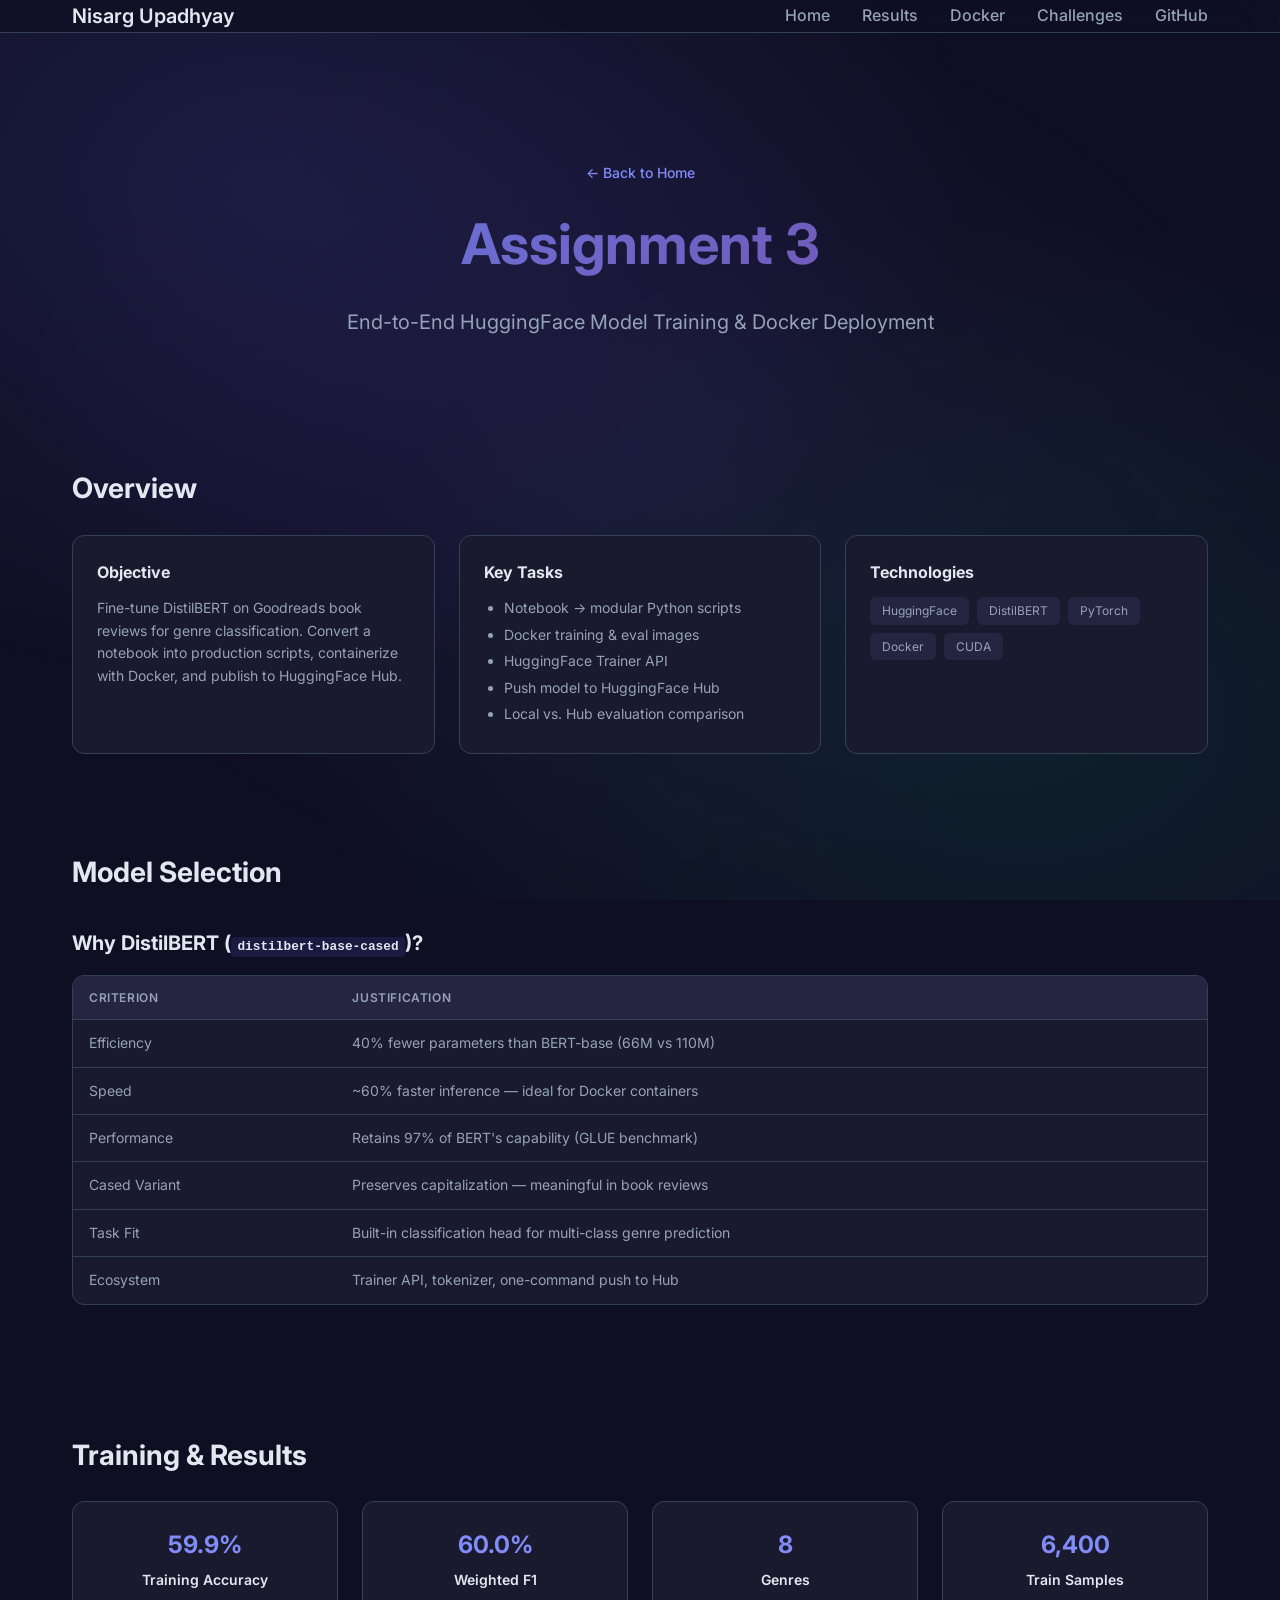
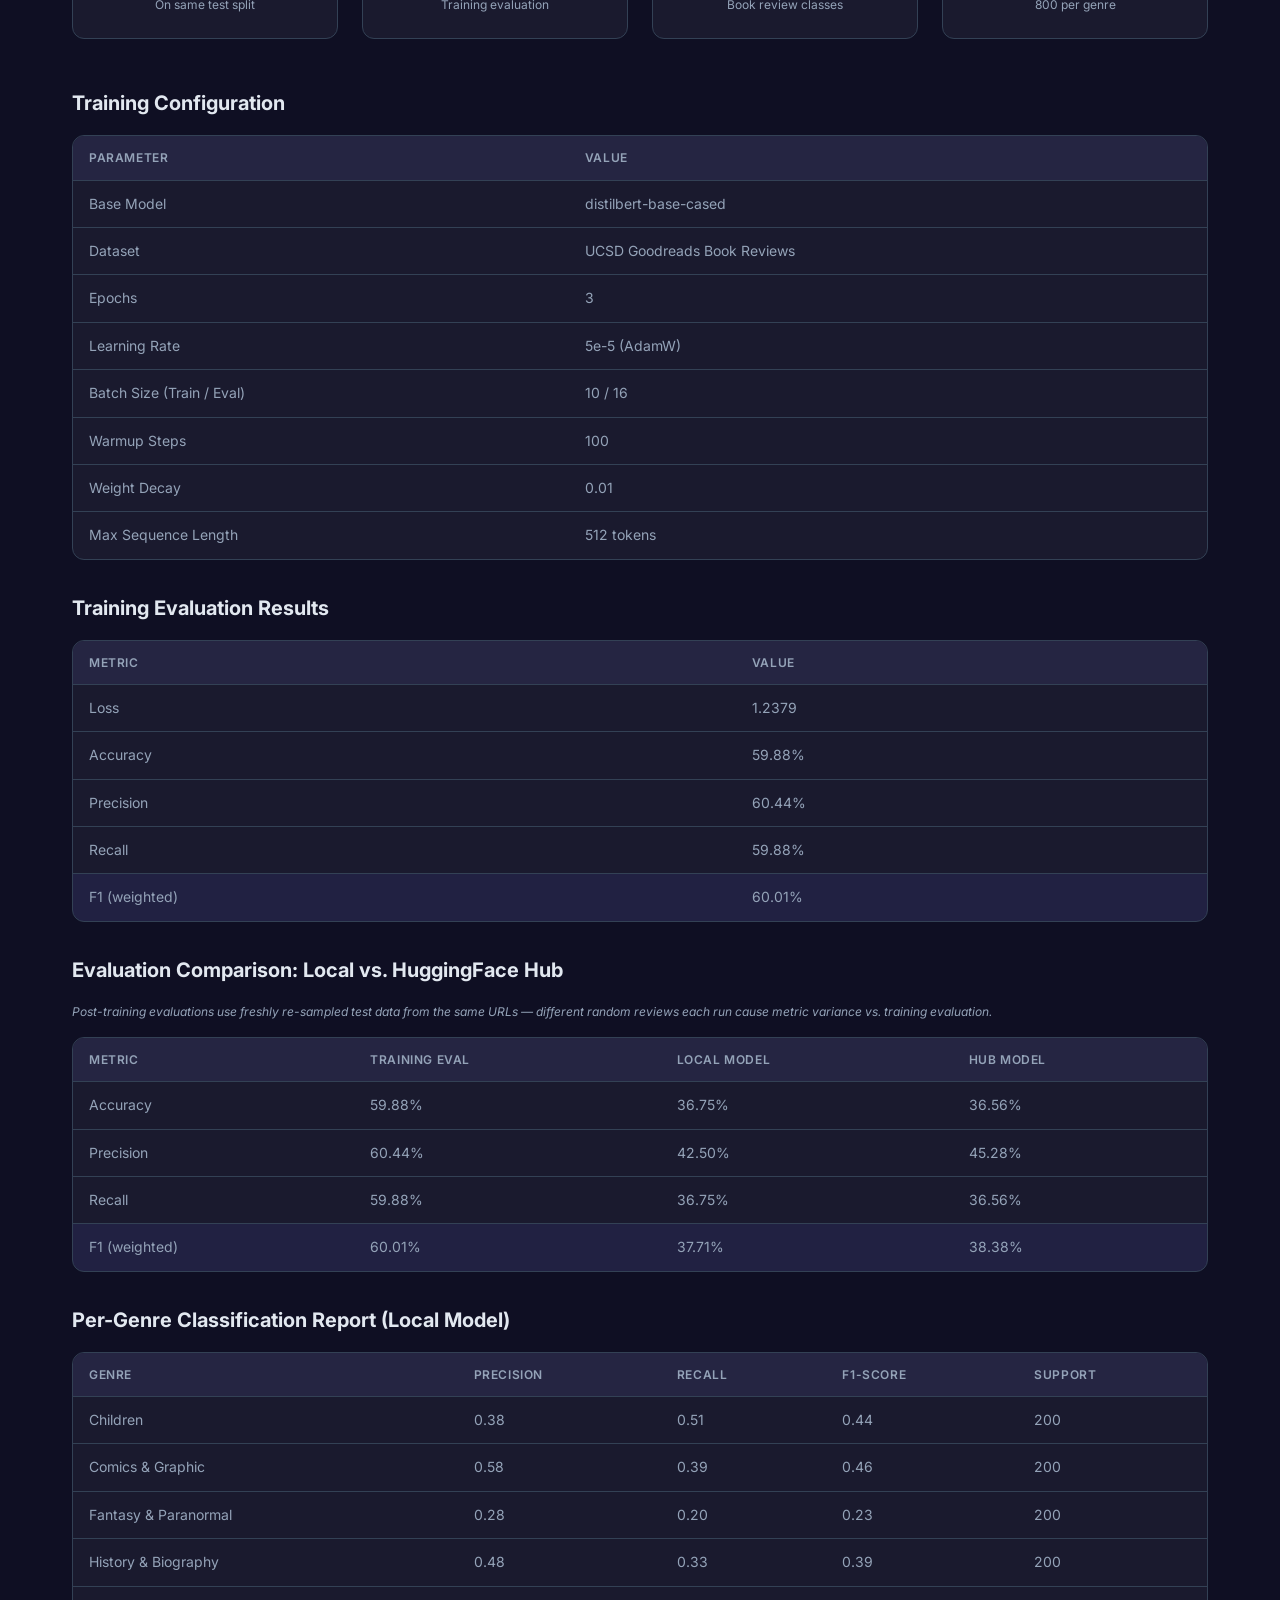
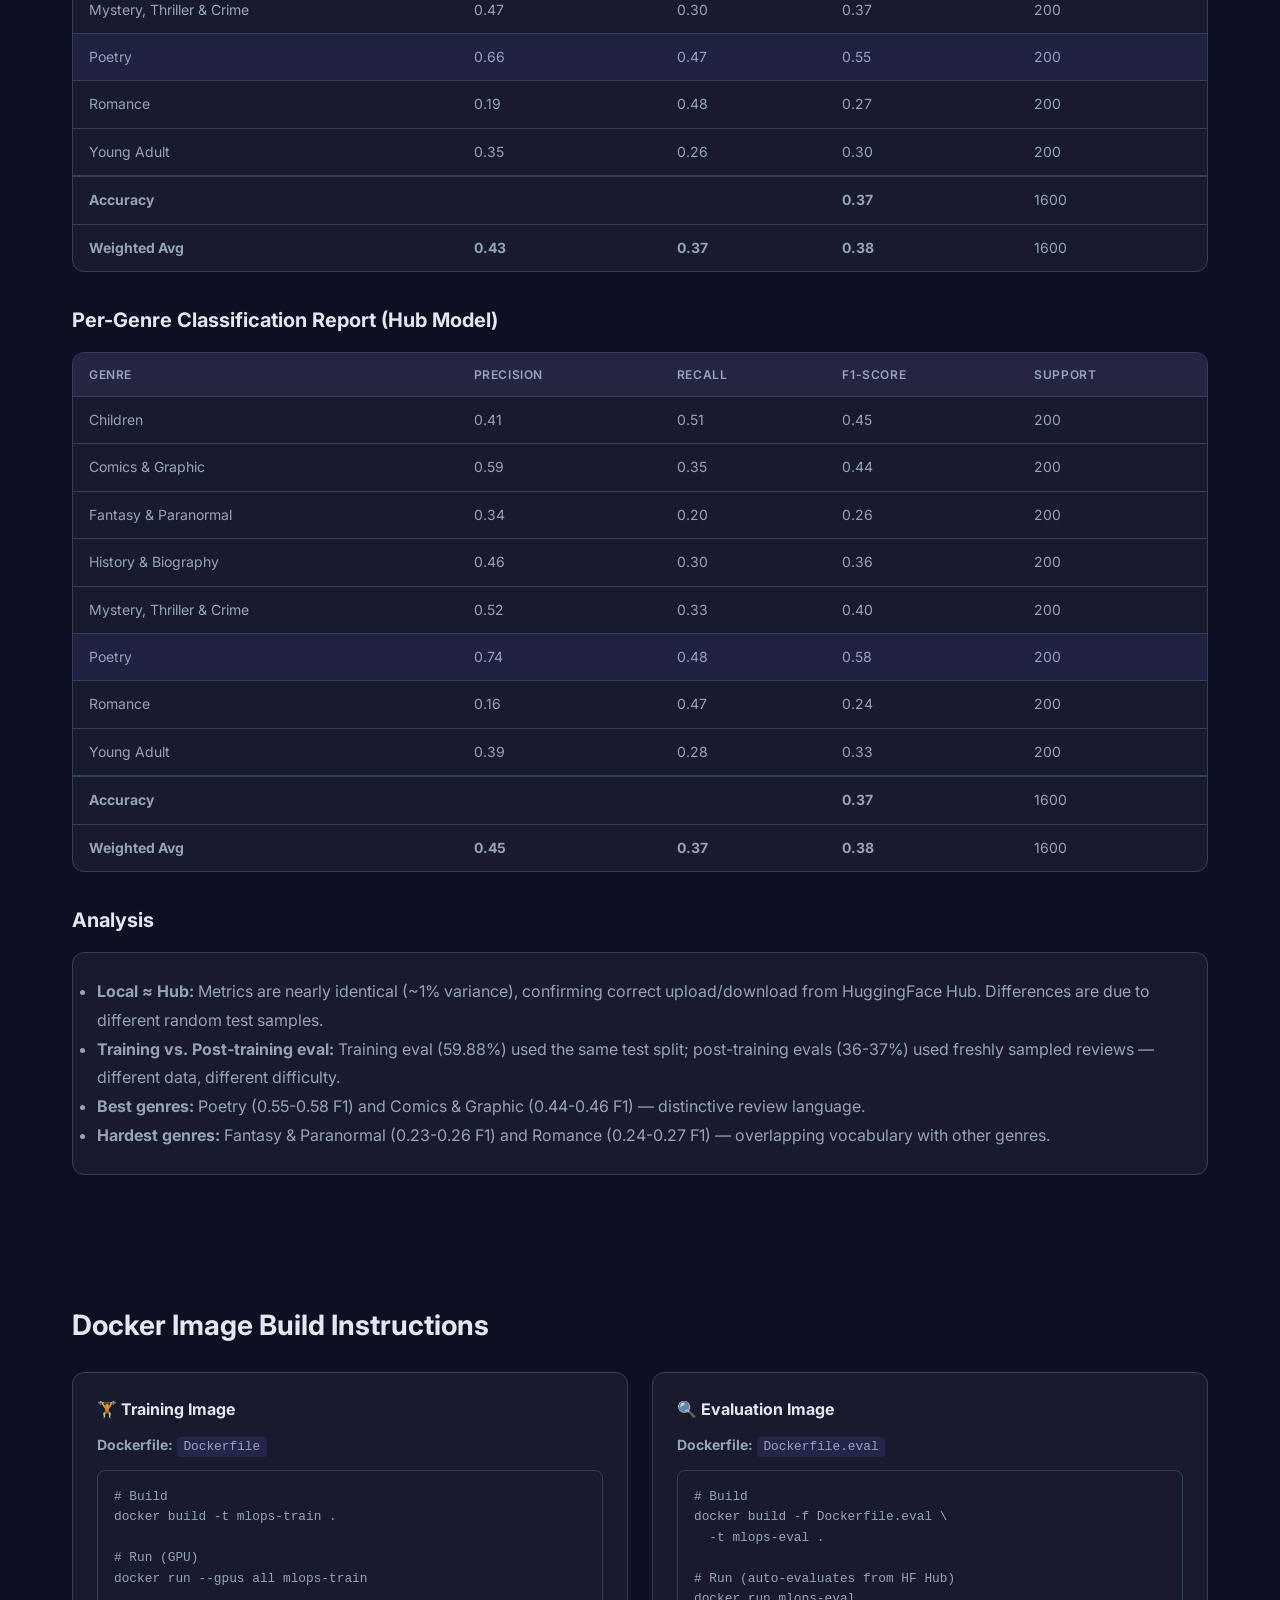
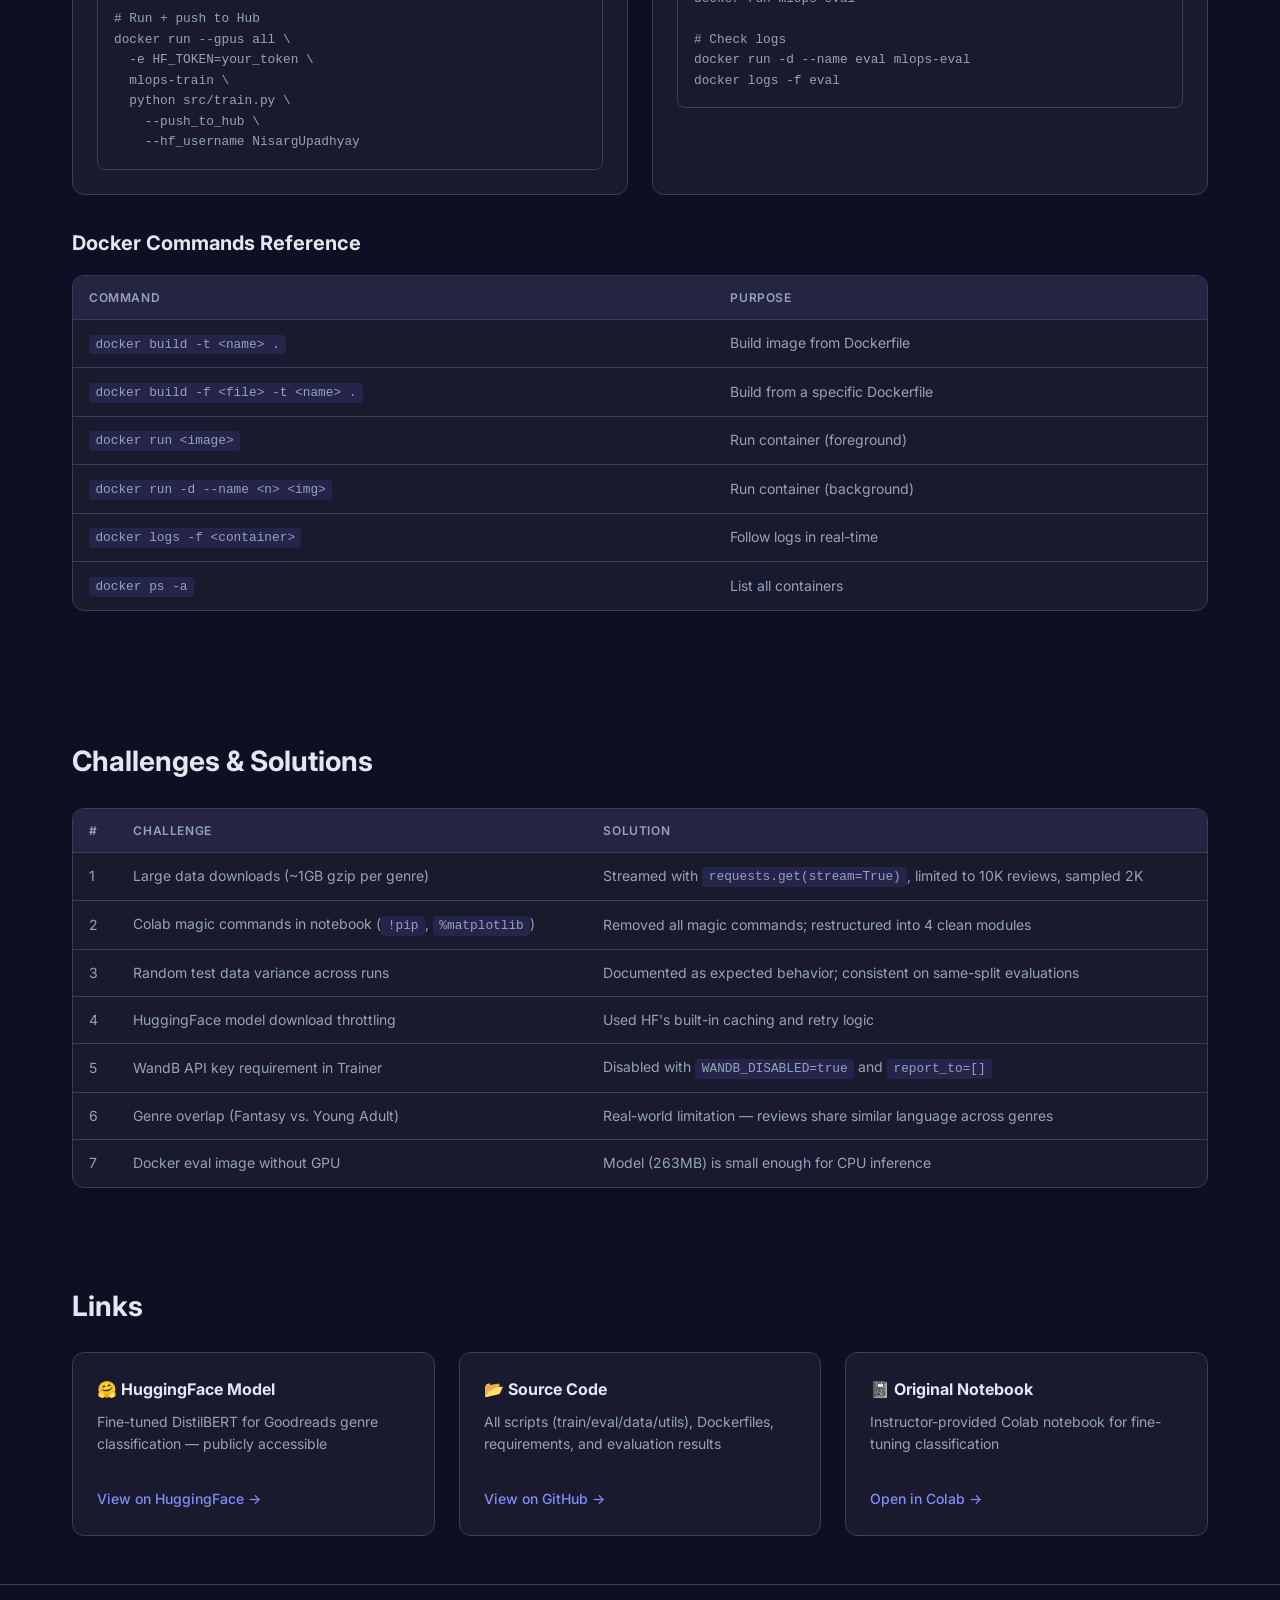
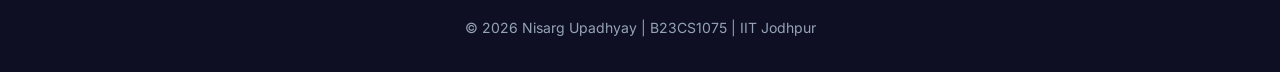
<file: docs/assignment3.html>
<!doctype html>
<html lang="en">
  <head>
    <meta charset="UTF-8" />
    <meta name="viewport" content="width=device-width, initial-scale=1.0" />
    <title>Assignment 3 - MLOps Portfolio</title>
    <link rel="stylesheet" href="style.css" />
    <link
      href="https://fonts.googleapis.com/css2?family=Inter:wght@300;400;500;600;700&display=swap"
      rel="stylesheet"
    />
  </head>

  <body>
    <div class="gradient-bg"></div>

    <header>
      <nav class="container">
        <div class="logo">
          <span>Nisarg Upadhyay</span>
        </div>
        <div class="nav-links">
          <a href="index.html">Home</a>
          <a href="#results">Results</a>
          <a href="#docker">Docker</a>
          <a href="#challenges">Challenges</a>
          <a
            href="https://github.com/NisargUpadhyayIITJ/MLOps-NisargUpadhyay-B23CS1075"
            target="_blank"
            >GitHub</a
          >
        </div>
      </nav>
    </header>

    <main>
      <section class="hero" style="padding-bottom: 3rem">
        <div class="container">
          <a href="index.html" class="back-link">← Back to Home</a>
          <h1>Assignment 3</h1>
          <p class="subtitle">
            End-to-End HuggingFace Model Training & Docker Deployment
          </p>
        </div>
      </section>

      <!-- Overview -->
      <section class="section">
        <div class="container">
          <h2>Overview</h2>
          <div class="overview-grid">
            <div class="overview-card">
              <h4>Objective</h4>
              <p>
                Fine-tune DistilBERT on Goodreads book reviews for genre
                classification. Convert a notebook into production scripts,
                containerize with Docker, and publish to HuggingFace Hub.
              </p>
            </div>
            <div class="overview-card">
              <h4>Key Tasks</h4>
              <ul>
                <li>Notebook → modular Python scripts</li>
                <li>Docker training & eval images</li>
                <li>HuggingFace Trainer API</li>
                <li>Push model to HuggingFace Hub</li>
                <li>Local vs. Hub evaluation comparison</li>
              </ul>
            </div>
            <div class="overview-card">
              <h4>Technologies</h4>
              <div class="tech-stack">
                <span class="tech">HuggingFace</span>
                <span class="tech">DistilBERT</span>
                <span class="tech">PyTorch</span>
                <span class="tech">Docker</span>
                <span class="tech">CUDA</span>
              </div>
            </div>
          </div>
        </div>
      </section>

      <!-- Model Selection -->
      <section class="section">
        <div class="container">
          <h2>Model Selection</h2>
          <div class="table-section">
            <h3>Why DistilBERT (<code>distilbert-base-cased</code>)?</h3>
            <div class="table-wrapper">
              <table>
                <thead>
                  <tr>
                    <th>Criterion</th>
                    <th>Justification</th>
                  </tr>
                </thead>
                <tbody>
                  <tr>
                    <td>Efficiency</td>
                    <td>40% fewer parameters than BERT-base (66M vs 110M)</td>
                  </tr>
                  <tr>
                    <td>Speed</td>
                    <td>~60% faster inference — ideal for Docker containers</td>
                  </tr>
                  <tr>
                    <td>Performance</td>
                    <td>Retains 97% of BERT's capability (GLUE benchmark)</td>
                  </tr>
                  <tr>
                    <td>Cased Variant</td>
                    <td>
                      Preserves capitalization — meaningful in book reviews
                    </td>
                  </tr>
                  <tr>
                    <td>Task Fit</td>
                    <td>
                      Built-in classification head for multi-class genre
                      prediction
                    </td>
                  </tr>
                  <tr>
                    <td>Ecosystem</td>
                    <td>Trainer API, tokenizer, one-command push to Hub</td>
                  </tr>
                </tbody>
              </table>
            </div>
          </div>
        </div>
      </section>

      <!-- Results -->
      <section id="results" class="section">
        <div class="container">
          <h2>Training & Results</h2>

          <!-- Highlight Cards -->
          <div class="results-grid">
            <div class="result-card">
              <div class="result-value">59.9%</div>
              <div class="result-label">Training Accuracy</div>
              <div class="result-details">On same test split</div>
            </div>
            <div class="result-card">
              <div class="result-value">60.0%</div>
              <div class="result-label">Weighted F1</div>
              <div class="result-details">Training evaluation</div>
            </div>
            <div class="result-card">
              <div class="result-value">8</div>
              <div class="result-label">Genres</div>
              <div class="result-details">Book review classes</div>
            </div>
            <div class="result-card">
              <div class="result-value">6,400</div>
              <div class="result-label">Train Samples</div>
              <div class="result-details">800 per genre</div>
            </div>
          </div>

          <!-- Training Config -->
          <div class="table-section">
            <h3>Training Configuration</h3>
            <div class="table-wrapper">
              <table>
                <thead>
                  <tr>
                    <th>Parameter</th>
                    <th>Value</th>
                  </tr>
                </thead>
                <tbody>
                  <tr>
                    <td>Base Model</td>
                    <td>distilbert-base-cased</td>
                  </tr>
                  <tr>
                    <td>Dataset</td>
                    <td>UCSD Goodreads Book Reviews</td>
                  </tr>
                  <tr>
                    <td>Epochs</td>
                    <td>3</td>
                  </tr>
                  <tr>
                    <td>Learning Rate</td>
                    <td>5e-5 (AdamW)</td>
                  </tr>
                  <tr>
                    <td>Batch Size (Train / Eval)</td>
                    <td>10 / 16</td>
                  </tr>
                  <tr>
                    <td>Warmup Steps</td>
                    <td>100</td>
                  </tr>
                  <tr>
                    <td>Weight Decay</td>
                    <td>0.01</td>
                  </tr>
                  <tr>
                    <td>Max Sequence Length</td>
                    <td>512 tokens</td>
                  </tr>
                </tbody>
              </table>
            </div>
          </div>

          <!-- Training Eval Results -->
          <div class="table-section">
            <h3>Training Evaluation Results</h3>
            <div class="table-wrapper">
              <table>
                <thead>
                  <tr>
                    <th>Metric</th>
                    <th>Value</th>
                  </tr>
                </thead>
                <tbody>
                  <tr>
                    <td>Loss</td>
                    <td>1.2379</td>
                  </tr>
                  <tr>
                    <td>Accuracy</td>
                    <td>59.88%</td>
                  </tr>
                  <tr>
                    <td>Precision</td>
                    <td>60.44%</td>
                  </tr>
                  <tr>
                    <td>Recall</td>
                    <td>59.88%</td>
                  </tr>
                  <tr class="highlight-row">
                    <td>F1 (weighted)</td>
                    <td>60.01%</td>
                  </tr>
                </tbody>
              </table>
            </div>
          </div>

          <!-- Comparison Table -->
          <div class="table-section">
            <h3>Evaluation Comparison: Local vs. HuggingFace Hub</h3>
            <p class="table-note" style="margin-bottom: 1rem">
              Post-training evaluations use freshly re-sampled test data from
              the same URLs — different random reviews each run cause metric
              variance vs. training evaluation.
            </p>
            <div class="table-wrapper">
              <table>
                <thead>
                  <tr>
                    <th>Metric</th>
                    <th>Training Eval</th>
                    <th>Local Model</th>
                    <th>Hub Model</th>
                  </tr>
                </thead>
                <tbody>
                  <tr>
                    <td>Accuracy</td>
                    <td>59.88%</td>
                    <td>36.75%</td>
                    <td>36.56%</td>
                  </tr>
                  <tr>
                    <td>Precision</td>
                    <td>60.44%</td>
                    <td>42.50%</td>
                    <td>45.28%</td>
                  </tr>
                  <tr>
                    <td>Recall</td>
                    <td>59.88%</td>
                    <td>36.75%</td>
                    <td>36.56%</td>
                  </tr>
                  <tr class="highlight-row">
                    <td>F1 (weighted)</td>
                    <td>60.01%</td>
                    <td>37.71%</td>
                    <td>38.38%</td>
                  </tr>
                </tbody>
              </table>
            </div>
          </div>

          <!-- Per-Genre Local -->
          <div class="table-section">
            <h3>Per-Genre Classification Report (Local Model)</h3>
            <div class="table-wrapper">
              <table>
                <thead>
                  <tr>
                    <th>Genre</th>
                    <th>Precision</th>
                    <th>Recall</th>
                    <th>F1-Score</th>
                    <th>Support</th>
                  </tr>
                </thead>
                <tbody>
                  <tr>
                    <td>Children</td>
                    <td>0.38</td>
                    <td>0.51</td>
                    <td>0.44</td>
                    <td>200</td>
                  </tr>
                  <tr>
                    <td>Comics & Graphic</td>
                    <td>0.58</td>
                    <td>0.39</td>
                    <td>0.46</td>
                    <td>200</td>
                  </tr>
                  <tr>
                    <td>Fantasy & Paranormal</td>
                    <td>0.28</td>
                    <td>0.20</td>
                    <td>0.23</td>
                    <td>200</td>
                  </tr>
                  <tr>
                    <td>History & Biography</td>
                    <td>0.48</td>
                    <td>0.33</td>
                    <td>0.39</td>
                    <td>200</td>
                  </tr>
                  <tr>
                    <td>Mystery, Thriller & Crime</td>
                    <td>0.47</td>
                    <td>0.30</td>
                    <td>0.37</td>
                    <td>200</td>
                  </tr>
                  <tr class="highlight-row">
                    <td>Poetry</td>
                    <td>0.66</td>
                    <td>0.47</td>
                    <td>0.55</td>
                    <td>200</td>
                  </tr>
                  <tr>
                    <td>Romance</td>
                    <td>0.19</td>
                    <td>0.48</td>
                    <td>0.27</td>
                    <td>200</td>
                  </tr>
                  <tr>
                    <td>Young Adult</td>
                    <td>0.35</td>
                    <td>0.26</td>
                    <td>0.30</td>
                    <td>200</td>
                  </tr>
                  <tr style="border-top: 2px solid var(--border)">
                    <td><strong>Accuracy</strong></td>
                    <td></td>
                    <td></td>
                    <td><strong>0.37</strong></td>
                    <td>1600</td>
                  </tr>
                  <tr>
                    <td><strong>Weighted Avg</strong></td>
                    <td><strong>0.43</strong></td>
                    <td><strong>0.37</strong></td>
                    <td><strong>0.38</strong></td>
                    <td>1600</td>
                  </tr>
                </tbody>
              </table>
            </div>
          </div>

          <!-- Per-Genre Hub -->
          <div class="table-section">
            <h3>Per-Genre Classification Report (Hub Model)</h3>
            <div class="table-wrapper">
              <table>
                <thead>
                  <tr>
                    <th>Genre</th>
                    <th>Precision</th>
                    <th>Recall</th>
                    <th>F1-Score</th>
                    <th>Support</th>
                  </tr>
                </thead>
                <tbody>
                  <tr>
                    <td>Children</td>
                    <td>0.41</td>
                    <td>0.51</td>
                    <td>0.45</td>
                    <td>200</td>
                  </tr>
                  <tr>
                    <td>Comics & Graphic</td>
                    <td>0.59</td>
                    <td>0.35</td>
                    <td>0.44</td>
                    <td>200</td>
                  </tr>
                  <tr>
                    <td>Fantasy & Paranormal</td>
                    <td>0.34</td>
                    <td>0.20</td>
                    <td>0.26</td>
                    <td>200</td>
                  </tr>
                  <tr>
                    <td>History & Biography</td>
                    <td>0.46</td>
                    <td>0.30</td>
                    <td>0.36</td>
                    <td>200</td>
                  </tr>
                  <tr>
                    <td>Mystery, Thriller & Crime</td>
                    <td>0.52</td>
                    <td>0.33</td>
                    <td>0.40</td>
                    <td>200</td>
                  </tr>
                  <tr class="highlight-row">
                    <td>Poetry</td>
                    <td>0.74</td>
                    <td>0.48</td>
                    <td>0.58</td>
                    <td>200</td>
                  </tr>
                  <tr>
                    <td>Romance</td>
                    <td>0.16</td>
                    <td>0.47</td>
                    <td>0.24</td>
                    <td>200</td>
                  </tr>
                  <tr>
                    <td>Young Adult</td>
                    <td>0.39</td>
                    <td>0.28</td>
                    <td>0.33</td>
                    <td>200</td>
                  </tr>
                  <tr style="border-top: 2px solid var(--border)">
                    <td><strong>Accuracy</strong></td>
                    <td></td>
                    <td></td>
                    <td><strong>0.37</strong></td>
                    <td>1600</td>
                  </tr>
                  <tr>
                    <td><strong>Weighted Avg</strong></td>
                    <td><strong>0.45</strong></td>
                    <td><strong>0.37</strong></td>
                    <td><strong>0.38</strong></td>
                    <td>1600</td>
                  </tr>
                </tbody>
              </table>
            </div>
          </div>

          <!-- Analysis -->
          <div class="table-section">
            <h3>Analysis</h3>
            <div class="about-content" style="padding: 1.5rem">
              <ul style="color: var(--text-muted); line-height: 1.8">
                <li>
                  <strong>Local ≈ Hub:</strong> Metrics are nearly identical
                  (~1% variance), confirming correct upload/download from
                  HuggingFace Hub. Differences are due to different random test
                  samples.
                </li>
                <li>
                  <strong>Training vs. Post-training eval:</strong> Training
                  eval (59.88%) used the same test split; post-training evals
                  (36-37%) used freshly sampled reviews — different data,
                  different difficulty.
                </li>
                <li>
                  <strong>Best genres:</strong> Poetry (0.55-0.58 F1) and Comics
                  & Graphic (0.44-0.46 F1) — distinctive review language.
                </li>
                <li>
                  <strong>Hardest genres:</strong> Fantasy & Paranormal
                  (0.23-0.26 F1) and Romance (0.24-0.27 F1) — overlapping
                  vocabulary with other genres.
                </li>
              </ul>
            </div>
          </div>
        </div>
      </section>

      <!-- Docker -->
      <section id="docker" class="section">
        <div class="container">
          <h2>Docker Image Build Instructions</h2>

          <div class="overview-grid">
            <div class="overview-card">
              <h4>🏋️ Training Image</h4>
              <p><strong>Dockerfile:</strong> <code>Dockerfile</code></p>
              <pre
                style="
                  background: var(--bg);
                  padding: 1rem;
                  border-radius: 8px;
                  margin-top: 0.75rem;
                  font-size: 0.8rem;
                  overflow-x: auto;
                  color: var(--text-muted);
                "
              >
# Build
docker build -t mlops-train .

# Run (GPU)
docker run --gpus all mlops-train

# Run + push to Hub
docker run --gpus all \
  -e HF_TOKEN=your_token \
  mlops-train \
  python src/train.py \
    --push_to_hub \
    --hf_username NisargUpadhyay</pre
              >
            </div>
            <div class="overview-card">
              <h4>🔍 Evaluation Image</h4>
              <p><strong>Dockerfile:</strong> <code>Dockerfile.eval</code></p>
              <pre
                style="
                  background: var(--bg);
                  padding: 1rem;
                  border-radius: 8px;
                  margin-top: 0.75rem;
                  font-size: 0.8rem;
                  overflow-x: auto;
                  color: var(--text-muted);
                "
              >
# Build
docker build -f Dockerfile.eval \
  -t mlops-eval .

# Run (auto-evaluates from HF Hub)
docker run mlops-eval

# Check logs
docker run -d --name eval mlops-eval
docker logs -f eval</pre
              >
            </div>
          </div>

          <div class="table-section" style="margin-top: 2rem">
            <h3>Docker Commands Reference</h3>
            <div class="table-wrapper">
              <table>
                <thead>
                  <tr>
                    <th>Command</th>
                    <th>Purpose</th>
                  </tr>
                </thead>
                <tbody>
                  <tr>
                    <td><code>docker build -t &lt;name&gt; .</code></td>
                    <td>Build image from Dockerfile</td>
                  </tr>
                  <tr>
                    <td>
                      <code
                        >docker build -f &lt;file&gt; -t &lt;name&gt; .</code
                      >
                    </td>
                    <td>Build from a specific Dockerfile</td>
                  </tr>
                  <tr>
                    <td><code>docker run &lt;image&gt;</code></td>
                    <td>Run container (foreground)</td>
                  </tr>
                  <tr>
                    <td>
                      <code>docker run -d --name &lt;n&gt; &lt;img&gt;</code>
                    </td>
                    <td>Run container (background)</td>
                  </tr>
                  <tr>
                    <td><code>docker logs -f &lt;container&gt;</code></td>
                    <td>Follow logs in real-time</td>
                  </tr>
                  <tr>
                    <td><code>docker ps -a</code></td>
                    <td>List all containers</td>
                  </tr>
                </tbody>
              </table>
            </div>
          </div>
        </div>
      </section>

      <!-- Challenges -->
      <section id="challenges" class="section">
        <div class="container">
          <h2>Challenges & Solutions</h2>
          <div class="table-wrapper">
            <table>
              <thead>
                <tr>
                  <th>#</th>
                  <th>Challenge</th>
                  <th>Solution</th>
                </tr>
              </thead>
              <tbody>
                <tr>
                  <td>1</td>
                  <td>Large data downloads (~1GB gzip per genre)</td>
                  <td>
                    Streamed with <code>requests.get(stream=True)</code>,
                    limited to 10K reviews, sampled 2K
                  </td>
                </tr>
                <tr>
                  <td>2</td>
                  <td>
                    Colab magic commands in notebook (<code>!pip</code>,
                    <code>%matplotlib</code>)
                  </td>
                  <td>
                    Removed all magic commands; restructured into 4 clean
                    modules
                  </td>
                </tr>
                <tr>
                  <td>3</td>
                  <td>Random test data variance across runs</td>
                  <td>
                    Documented as expected behavior; consistent on same-split
                    evaluations
                  </td>
                </tr>
                <tr>
                  <td>4</td>
                  <td>HuggingFace model download throttling</td>
                  <td>Used HF's built-in caching and retry logic</td>
                </tr>
                <tr>
                  <td>5</td>
                  <td>WandB API key requirement in Trainer</td>
                  <td>
                    Disabled with <code>WANDB_DISABLED=true</code> and
                    <code>report_to=[]</code>
                  </td>
                </tr>
                <tr>
                  <td>6</td>
                  <td>Genre overlap (Fantasy vs. Young Adult)</td>
                  <td>
                    Real-world limitation — reviews share similar language
                    across genres
                  </td>
                </tr>
                <tr>
                  <td>7</td>
                  <td>Docker eval image without GPU</td>
                  <td>Model (263MB) is small enough for CPU inference</td>
                </tr>
              </tbody>
            </table>
          </div>
        </div>
      </section>

      <!-- Links -->
      <section class="section">
        <div class="container">
          <h2>Links</h2>
          <div class="notebooks-grid">
            <a
              href="https://huggingface.co/NisargUpadhyay/distilbert-goodreads-genres"
              target="_blank"
              class="notebook-card"
            >
              <h4>🤗 HuggingFace Model</h4>
              <p>
                Fine-tuned DistilBERT for Goodreads genre classification —
                publicly accessible
              </p>
              <span class="notebook-link">View on HuggingFace →</span>
            </a>
            <a
              href="https://github.com/NisargUpadhyayIITJ/MLOps-NisargUpadhyay-B23CS1075/tree/Assignment_3"
              target="_blank"
              class="notebook-card"
            >
              <h4>📂 Source Code</h4>
              <p>
                All scripts (train/eval/data/utils), Dockerfiles, requirements,
                and evaluation results
              </p>
              <span class="notebook-link">View on GitHub →</span>
            </a>
            <a
              href="https://colab.research.google.com/drive/1-DhcPi4j3VBVFt9K39e895aIkXyNLJwS"
              target="_blank"
              class="notebook-card"
            >
              <h4>📓 Original Notebook</h4>
              <p>
                Instructor-provided Colab notebook for fine-tuning
                classification
              </p>
              <span class="notebook-link">Open in Colab →</span>
            </a>
          </div>
        </div>
      </section>
    </main>

    <footer>
      <div class="container">
        <p>© 2026 Nisarg Upadhyay | B23CS1075 | IIT Jodhpur</p>
      </div>
    </footer>

    <style>
      .back-link {
        display: inline-block;
        color: var(--primary-light);
        text-decoration: none;
        margin-bottom: 1rem;
        font-size: 0.875rem;
      }

      .back-link:hover {
        text-decoration: underline;
      }

      .section {
        padding: 3rem 0;
      }

      .section h2 {
        font-size: 1.75rem;
        margin-bottom: 1.5rem;
      }

      .overview-grid,
      .results-grid,
      .notebooks-grid,
      .insights-grid {
        display: grid;
        gap: 1.5rem;
      }

      .overview-grid {
        grid-template-columns: repeat(auto-fit, minmax(280px, 1fr));
      }

      .results-grid {
        grid-template-columns: repeat(auto-fit, minmax(180px, 1fr));
        margin-bottom: 3rem;
      }

      .notebooks-grid {
        grid-template-columns: repeat(auto-fit, minmax(280px, 1fr));
      }

      .overview-card {
        background: var(--surface);
        padding: 1.5rem;
        border-radius: 12px;
        border: 1px solid var(--border);
      }

      .overview-card h4 {
        margin-bottom: 0.75rem;
        color: var(--text);
      }

      .overview-card p,
      .overview-card ul {
        color: var(--text-muted);
        font-size: 0.875rem;
      }

      .overview-card ul {
        padding-left: 1.25rem;
      }

      .overview-card li {
        margin-bottom: 0.25rem;
      }

      .result-card {
        background: var(--surface);
        padding: 1.5rem;
        border-radius: 12px;
        border: 1px solid var(--border);
        text-align: center;
      }

      .result-value {
        font-size: 1.5rem;
        font-weight: 700;
        color: var(--primary-light);
      }

      .result-label {
        font-size: 0.875rem;
        color: var(--text);
        margin-top: 0.25rem;
      }

      .result-details {
        font-size: 0.75rem;
        color: var(--text-muted);
        margin-top: 0.25rem;
      }

      .table-section {
        margin-bottom: 2rem;
      }

      .table-section h3 {
        font-size: 1.25rem;
        margin-bottom: 1rem;
        color: var(--text);
      }

      .table-wrapper {
        overflow-x: auto;
        background: var(--surface);
        border-radius: 12px;
        border: 1px solid var(--border);
      }

      table {
        width: 100%;
        border-collapse: collapse;
      }

      th,
      td {
        padding: 0.75rem 1rem;
        text-align: left;
        border-bottom: 1px solid var(--border);
      }

      th {
        background: var(--surface-light);
        font-weight: 600;
        font-size: 0.75rem;
        text-transform: uppercase;
        letter-spacing: 0.05em;
        color: var(--text-muted);
      }

      td {
        font-size: 0.875rem;
      }

      .highlight-row {
        background: rgba(99, 102, 241, 0.1);
      }

      .table-note {
        font-size: 0.75rem;
        color: var(--text-muted);
        font-style: italic;
      }

      .notebook-card {
        display: block;
        background: var(--surface);
        padding: 1.5rem;
        border-radius: 12px;
        border: 1px solid var(--border);
        text-decoration: none;
        transition: all 0.3s ease;
      }

      .notebook-card:hover {
        transform: translateY(-4px);
        border-color: var(--primary);
        box-shadow: 0 10px 30px rgba(0, 0, 0, 0.3);
      }

      .notebook-card h4 {
        color: var(--text);
        margin-bottom: 0.5rem;
      }

      .notebook-card p {
        color: var(--text-muted);
        font-size: 0.875rem;
        margin-bottom: 1rem;
      }

      .notebook-link {
        color: var(--primary-light);
        font-size: 0.875rem;
        font-weight: 500;
      }

      .about-content {
        background: var(--surface);
        border-radius: 12px;
        border: 1px solid var(--border);
      }

      code {
        background: rgba(99, 102, 241, 0.15);
        padding: 0.15rem 0.4rem;
        border-radius: 4px;
        font-size: 0.8rem;
      }

      pre code {
        background: none;
        padding: 0;
      }
    </style>
  </body>
</html>
</file>
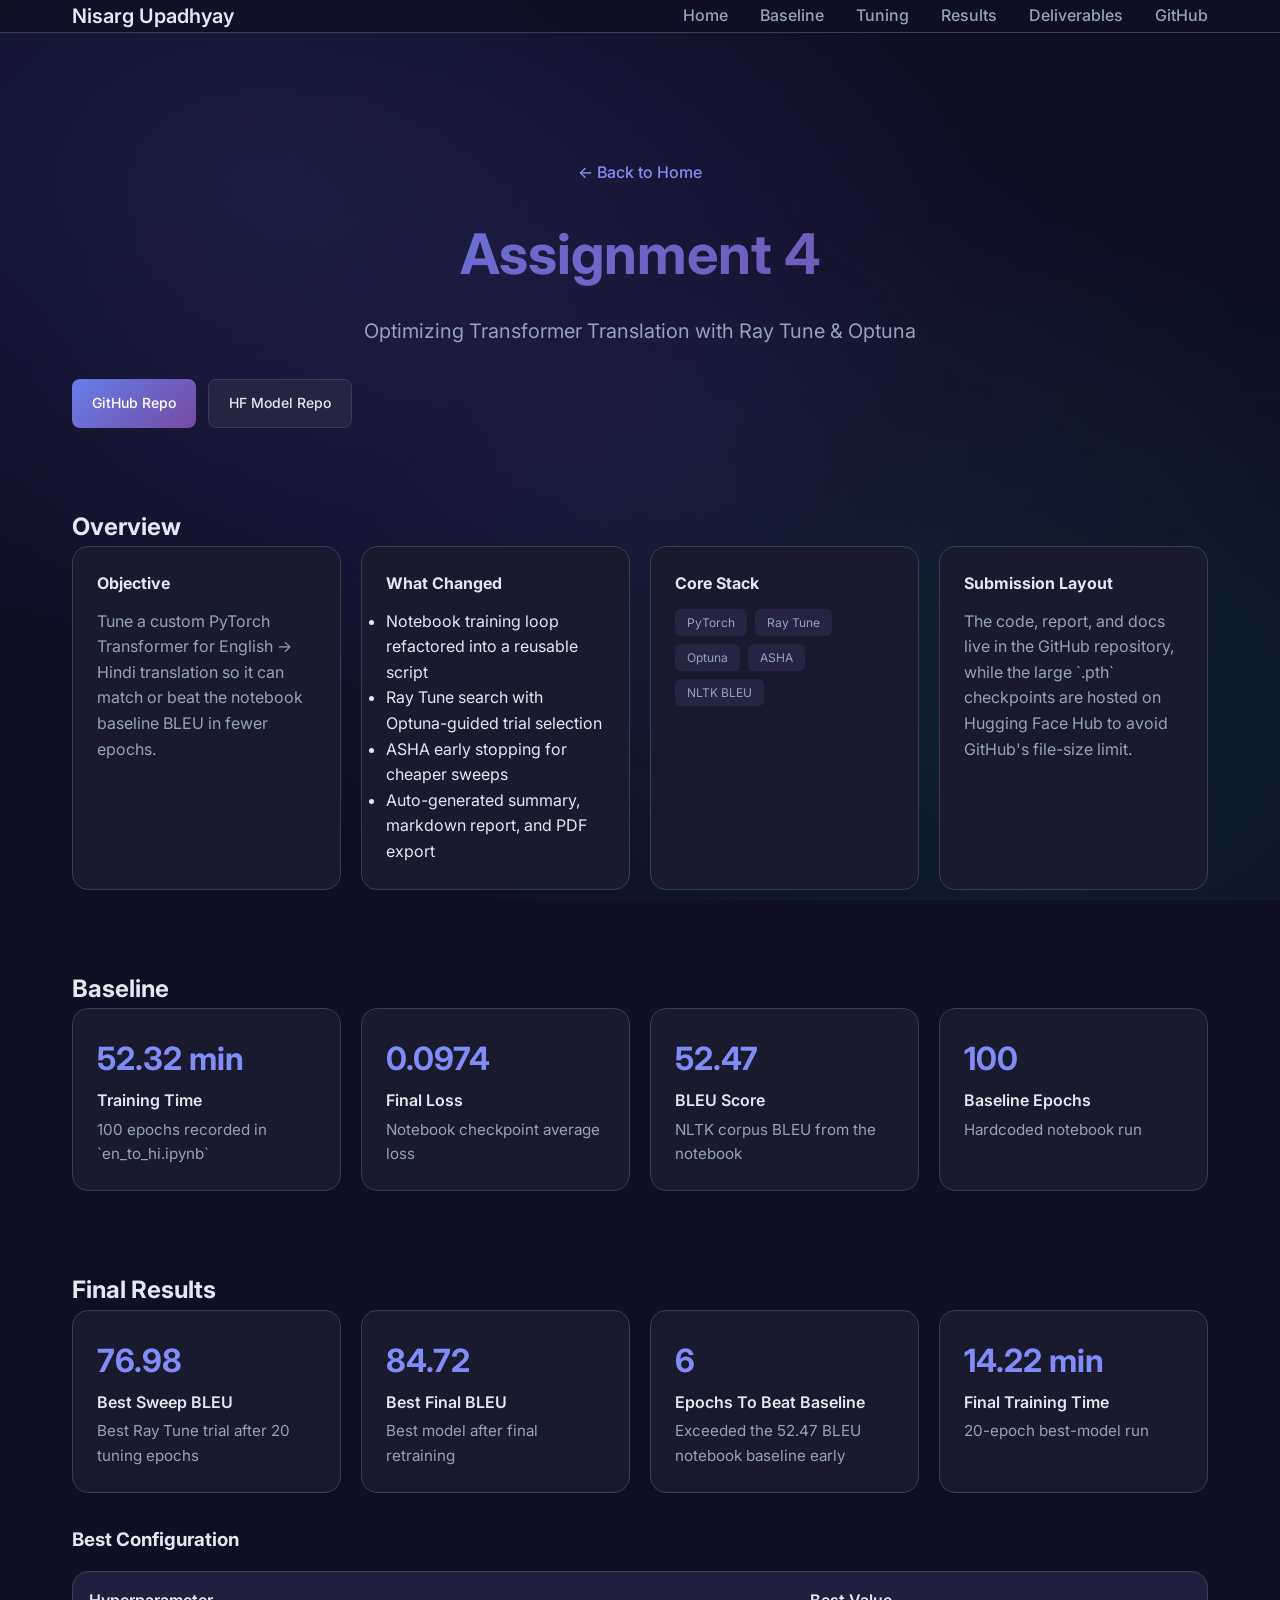
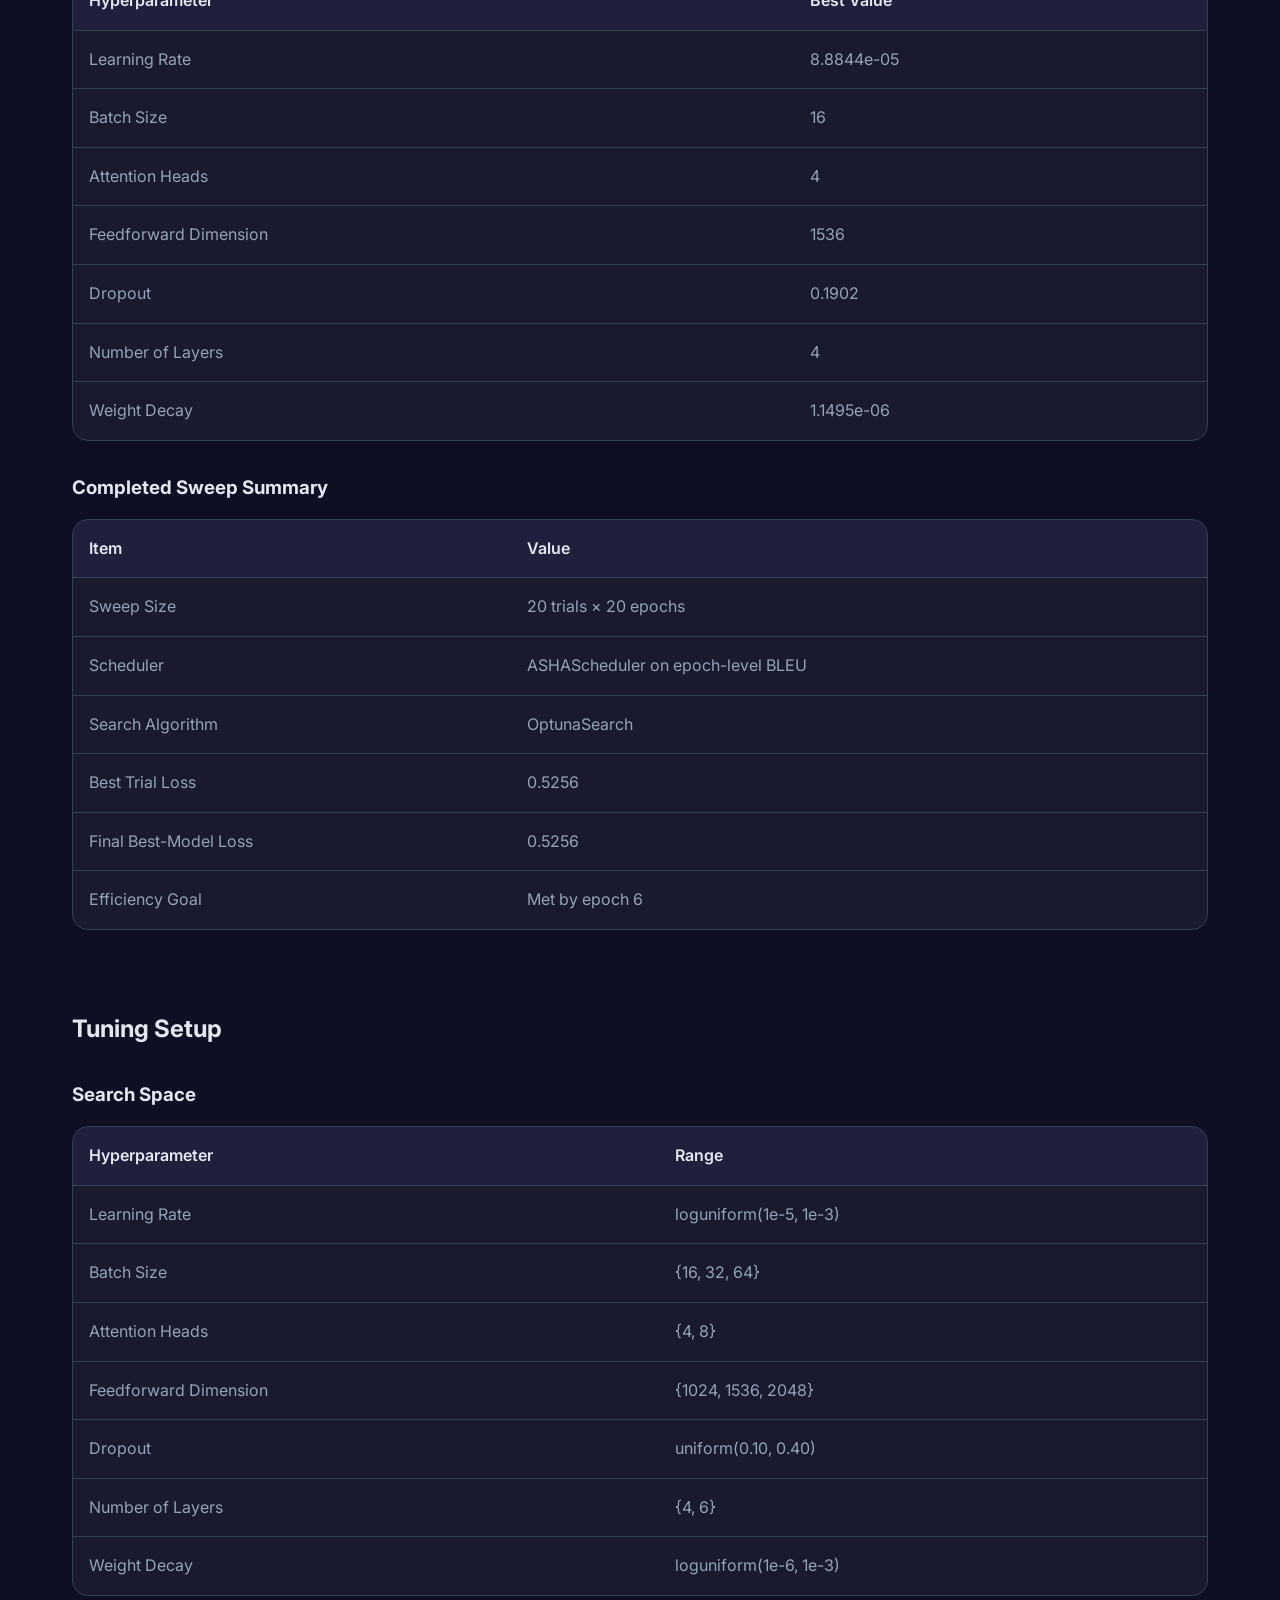
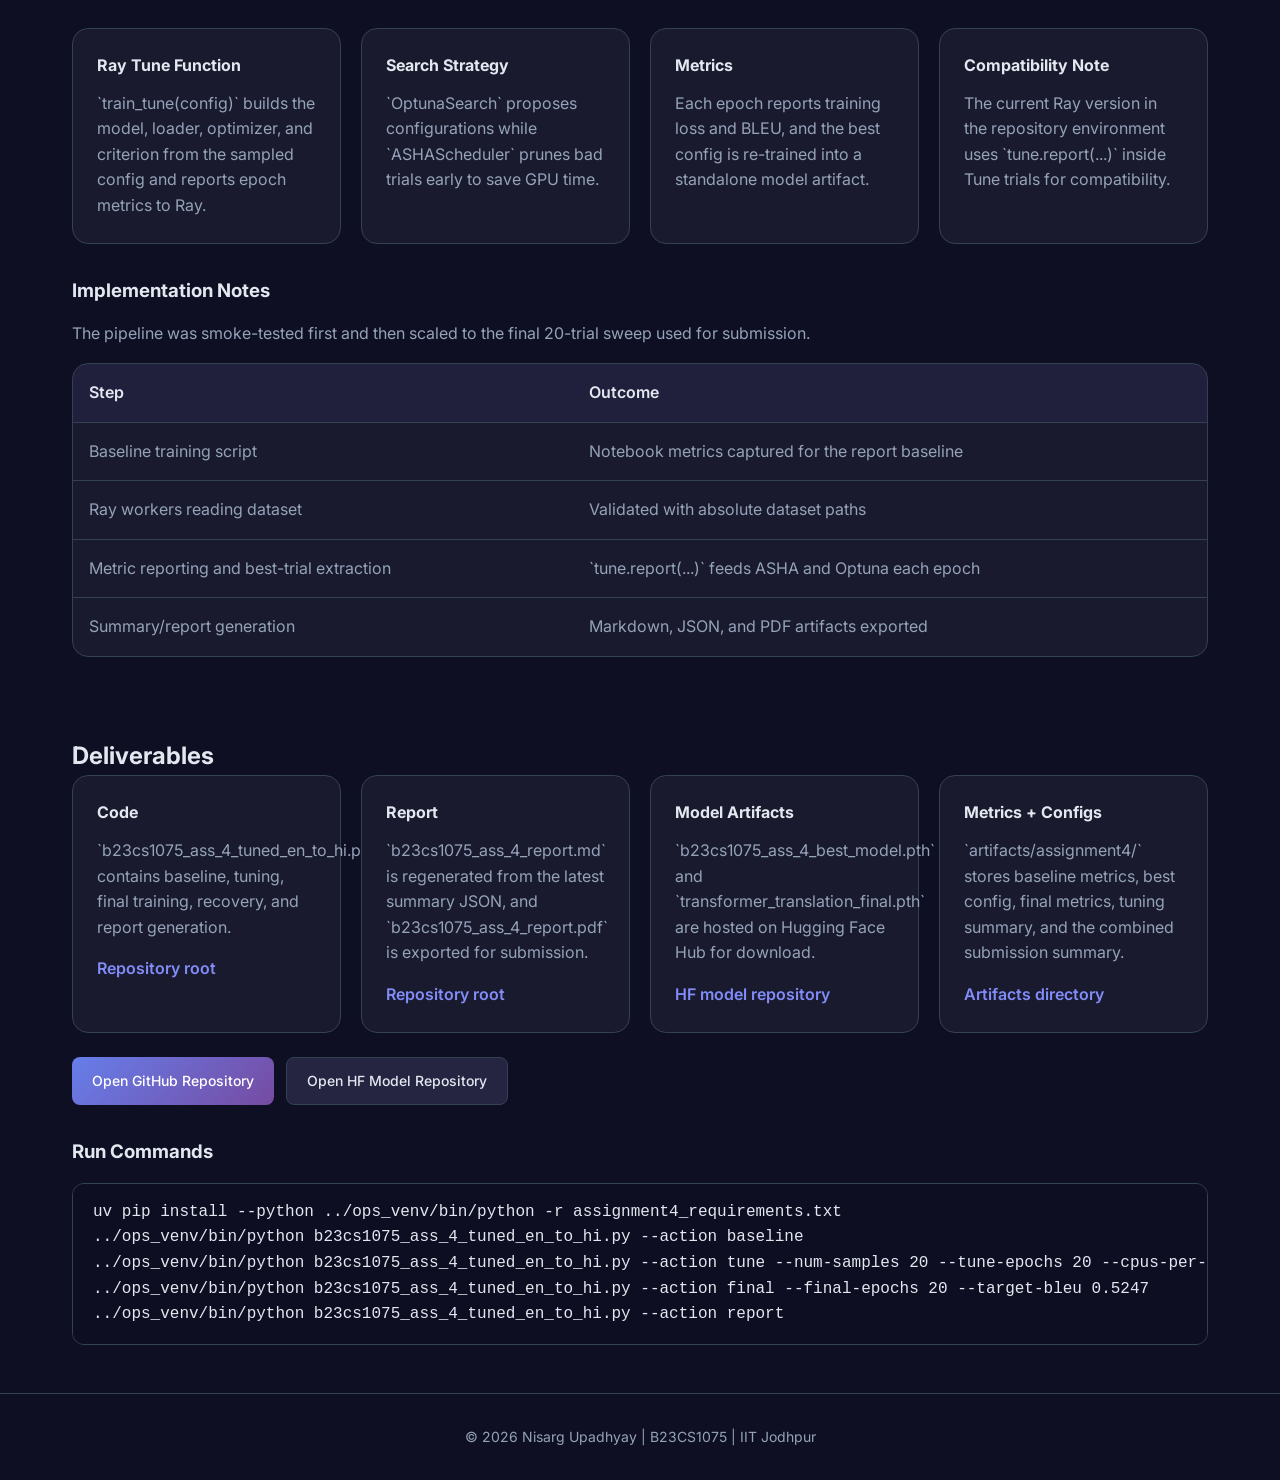
<file: docs/assignment4.html>
<!doctype html>
<html lang="en">
  <head>
    <meta charset="UTF-8" />
    <meta name="viewport" content="width=device-width, initial-scale=1.0" />
    <title>Assignment 4 - MLOps Portfolio</title>
    <link rel="stylesheet" href="style.css" />
    <link
      href="https://fonts.googleapis.com/css2?family=Inter:wght@300;400;500;600;700&display=swap"
      rel="stylesheet"
    />
  </head>

  <body>
    <div class="gradient-bg"></div>

    <header>
      <nav class="container">
        <div class="logo">
          <span>Nisarg Upadhyay</span>
        </div>
        <div class="nav-links">
          <a href="index.html">Home</a>
          <a href="#baseline">Baseline</a>
          <a href="#tuning">Tuning</a>
          <a href="#results">Results</a>
          <a href="#deliverables">Deliverables</a>
          <a
            href="https://github.com/NisargUpadhyayIITJ/MLOps-NisargUpadhyay-B23CS1075"
            target="_blank"
            >GitHub</a
          >
        </div>
      </nav>
    </header>

    <main>
      <section class="hero" style="padding-bottom: 3rem">
        <div class="container">
          <a href="index.html" class="back-link">← Back to Home</a>
          <h1>Assignment 4</h1>
          <p class="subtitle">
            Optimizing Transformer Translation with Ray Tune & Optuna
          </p>
          <div class="card-links" style="margin-top: 1.5rem">
            <a
              href="https://github.com/NisargUpadhyayIITJ/MLOps-NisargUpadhyay-B23CS1075"
              target="_blank"
              class="btn primary"
              >GitHub Repo</a
            >
            <a
              href="https://huggingface.co/NisargUpadhyay/b23cs1075-assignment4-models"
              target="_blank"
              class="btn secondary"
              >HF Model Repo</a
            >
          </div>
        </div>
      </section>

      <section class="section">
        <div class="container">
          <h2>Overview</h2>
          <div class="overview-grid">
            <div class="overview-card">
              <h4>Objective</h4>
              <p>
                Tune a custom PyTorch Transformer for English → Hindi translation
                so it can match or beat the notebook baseline BLEU in fewer
                epochs.
              </p>
            </div>
            <div class="overview-card">
              <h4>What Changed</h4>
              <ul>
                <li>Notebook training loop refactored into a reusable script</li>
                <li>Ray Tune search with Optuna-guided trial selection</li>
                <li>ASHA early stopping for cheaper sweeps</li>
                <li>Auto-generated summary, markdown report, and PDF export</li>
              </ul>
            </div>
            <div class="overview-card">
              <h4>Core Stack</h4>
              <div class="tech-stack">
                <span class="tech">PyTorch</span>
                <span class="tech">Ray Tune</span>
                <span class="tech">Optuna</span>
                <span class="tech">ASHA</span>
                <span class="tech">NLTK BLEU</span>
              </div>
            </div>
            <div class="overview-card">
              <h4>Submission Layout</h4>
              <p>
                The code, report, and docs live in the GitHub repository, while
                the large `.pth` checkpoints are hosted on Hugging Face Hub to
                avoid GitHub's file-size limit.
              </p>
            </div>
          </div>
        </div>
      </section>

      <section id="baseline" class="section">
        <div class="container">
          <h2>Baseline</h2>

          <div class="results-grid">
            <div class="result-card">
              <div class="result-value">52.32 min</div>
              <div class="result-label">Training Time</div>
              <div class="result-details">100 epochs recorded in `en_to_hi.ipynb`</div>
            </div>
            <div class="result-card">
              <div class="result-value">0.0974</div>
              <div class="result-label">Final Loss</div>
              <div class="result-details">Notebook checkpoint average loss</div>
            </div>
            <div class="result-card">
              <div class="result-value">52.47</div>
              <div class="result-label">BLEU Score</div>
              <div class="result-details">NLTK corpus BLEU from the notebook</div>
            </div>
            <div class="result-card">
              <div class="result-value">100</div>
              <div class="result-label">Baseline Epochs</div>
              <div class="result-details">Hardcoded notebook run</div>
            </div>
          </div>
        </div>
      </section>

      <section id="results" class="section">
        <div class="container">
          <h2>Final Results</h2>

          <div class="results-grid">
            <div class="result-card">
              <div class="result-value">76.98</div>
              <div class="result-label">Best Sweep BLEU</div>
              <div class="result-details">Best Ray Tune trial after 20 tuning epochs</div>
            </div>
            <div class="result-card">
              <div class="result-value">84.72</div>
              <div class="result-label">Best Final BLEU</div>
              <div class="result-details">Best model after final retraining</div>
            </div>
            <div class="result-card">
              <div class="result-value">6</div>
              <div class="result-label">Epochs To Beat Baseline</div>
              <div class="result-details">Exceeded the 52.47 BLEU notebook baseline early</div>
            </div>
            <div class="result-card">
              <div class="result-value">14.22 min</div>
              <div class="result-label">Final Training Time</div>
              <div class="result-details">20-epoch best-model run</div>
            </div>
          </div>

          <div class="table-section">
            <h3>Best Configuration</h3>
            <div class="table-wrapper">
              <table>
                <thead>
                  <tr>
                    <th>Hyperparameter</th>
                    <th>Best Value</th>
                  </tr>
                </thead>
                <tbody>
                  <tr>
                    <td>Learning Rate</td>
                    <td>8.8844e-05</td>
                  </tr>
                  <tr>
                    <td>Batch Size</td>
                    <td>16</td>
                  </tr>
                  <tr>
                    <td>Attention Heads</td>
                    <td>4</td>
                  </tr>
                  <tr>
                    <td>Feedforward Dimension</td>
                    <td>1536</td>
                  </tr>
                  <tr>
                    <td>Dropout</td>
                    <td>0.1902</td>
                  </tr>
                  <tr>
                    <td>Number of Layers</td>
                    <td>4</td>
                  </tr>
                  <tr>
                    <td>Weight Decay</td>
                    <td>1.1495e-06</td>
                  </tr>
                </tbody>
              </table>
            </div>
          </div>

          <div class="table-section">
            <h3>Completed Sweep Summary</h3>
            <div class="table-wrapper">
              <table>
                <thead>
                  <tr>
                    <th>Item</th>
                    <th>Value</th>
                  </tr>
                </thead>
                <tbody>
                  <tr>
                    <td>Sweep Size</td>
                    <td>20 trials × 20 epochs</td>
                  </tr>
                  <tr>
                    <td>Scheduler</td>
                    <td>ASHAScheduler on epoch-level BLEU</td>
                  </tr>
                  <tr>
                    <td>Search Algorithm</td>
                    <td>OptunaSearch</td>
                  </tr>
                  <tr>
                    <td>Best Trial Loss</td>
                    <td>0.5256</td>
                  </tr>
                  <tr>
                    <td>Final Best-Model Loss</td>
                    <td>0.5256</td>
                  </tr>
                  <tr>
                    <td>Efficiency Goal</td>
                    <td>Met by epoch 6</td>
                  </tr>
                </tbody>
              </table>
            </div>
          </div>
        </div>
      </section>

      <section id="tuning" class="section">
        <div class="container">
          <h2>Tuning Setup</h2>

          <div class="table-section">
            <h3>Search Space</h3>
            <div class="table-wrapper">
              <table>
                <thead>
                  <tr>
                    <th>Hyperparameter</th>
                    <th>Range</th>
                  </tr>
                </thead>
                <tbody>
                  <tr>
                    <td>Learning Rate</td>
                    <td>loguniform(1e-5, 1e-3)</td>
                  </tr>
                  <tr>
                    <td>Batch Size</td>
                    <td>{16, 32, 64}</td>
                  </tr>
                  <tr>
                    <td>Attention Heads</td>
                    <td>{4, 8}</td>
                  </tr>
                  <tr>
                    <td>Feedforward Dimension</td>
                    <td>{1024, 1536, 2048}</td>
                  </tr>
                  <tr>
                    <td>Dropout</td>
                    <td>uniform(0.10, 0.40)</td>
                  </tr>
                  <tr>
                    <td>Number of Layers</td>
                    <td>{4, 6}</td>
                  </tr>
                  <tr>
                    <td>Weight Decay</td>
                    <td>loguniform(1e-6, 1e-3)</td>
                  </tr>
                </tbody>
              </table>
            </div>
          </div>

          <div class="insights-grid" style="margin-top: 2rem">
            <div class="insight-card">
              <h4>Ray Tune Function</h4>
              <p>
                `train_tune(config)` builds the model, loader, optimizer, and
                criterion from the sampled config and reports epoch metrics to Ray.
              </p>
            </div>
            <div class="insight-card">
              <h4>Search Strategy</h4>
              <p>
                `OptunaSearch` proposes configurations while `ASHAScheduler`
                prunes bad trials early to save GPU time.
              </p>
            </div>
            <div class="insight-card">
              <h4>Metrics</h4>
              <p>
                Each epoch reports training loss and BLEU, and the best config is
                re-trained into a standalone model artifact.
              </p>
            </div>
            <div class="insight-card">
              <h4>Compatibility Note</h4>
              <p>
                The current Ray version in the repository environment uses
                `tune.report(...)` inside Tune trials for compatibility.
              </p>
            </div>
          </div>

          <div class="table-section">
            <h3>Implementation Notes</h3>
            <p class="table-note" style="margin-bottom: 1rem">
              The pipeline was smoke-tested first and then scaled to the final
              20-trial sweep used for submission.
            </p>
            <div class="table-wrapper">
              <table>
                <thead>
                  <tr>
                    <th>Step</th>
                    <th>Outcome</th>
                  </tr>
                </thead>
                <tbody>
                  <tr>
                    <td>Baseline training script</td>
                    <td>Notebook metrics captured for the report baseline</td>
                  </tr>
                  <tr>
                    <td>Ray workers reading dataset</td>
                    <td>Validated with absolute dataset paths</td>
                  </tr>
                  <tr>
                    <td>Metric reporting and best-trial extraction</td>
                    <td>`tune.report(...)` feeds ASHA and Optuna each epoch</td>
                  </tr>
                  <tr>
                    <td>Summary/report generation</td>
                    <td>Markdown, JSON, and PDF artifacts exported</td>
                  </tr>
                </tbody>
              </table>
            </div>
          </div>
        </div>
      </section>

      <section id="deliverables" class="section">
        <div class="container">
          <h2>Deliverables</h2>

          <div class="notebooks-grid">
            <div class="notebook-card">
              <h4>Code</h4>
              <p>`b23cs1075_ass_4_tuned_en_to_hi.py` contains baseline, tuning, final training, recovery, and report generation.</p>
              <span class="notebook-link">Repository root</span>
            </div>
            <div class="notebook-card">
              <h4>Report</h4>
              <p>`b23cs1075_ass_4_report.md` is regenerated from the latest summary JSON, and `b23cs1075_ass_4_report.pdf` is exported for submission.</p>
              <span class="notebook-link">Repository root</span>
            </div>
            <div class="notebook-card">
              <h4>Model Artifacts</h4>
              <p>`b23cs1075_ass_4_best_model.pth` and `transformer_translation_final.pth` are hosted on Hugging Face Hub for download.</p>
              <span class="notebook-link">HF model repository</span>
            </div>
            <div class="notebook-card">
              <h4>Metrics + Configs</h4>
              <p>`artifacts/assignment4/` stores baseline metrics, best config, final metrics, tuning summary, and the combined submission summary.</p>
              <span class="notebook-link">Artifacts directory</span>
            </div>
          </div>

          <div class="card-links" style="margin-top: 1.5rem">
            <a
              href="https://github.com/NisargUpadhyayIITJ/MLOps-NisargUpadhyay-B23CS1075"
              target="_blank"
              class="btn primary"
              >Open GitHub Repository</a
            >
            <a
              href="https://huggingface.co/NisargUpadhyay/b23cs1075-assignment4-models"
              target="_blank"
              class="btn secondary"
              >Open HF Model Repository</a
            >
          </div>

          <div class="table-section">
            <h3>Run Commands</h3>
            <pre><code>uv pip install --python ../ops_venv/bin/python -r assignment4_requirements.txt
../ops_venv/bin/python b23cs1075_ass_4_tuned_en_to_hi.py --action baseline
../ops_venv/bin/python b23cs1075_ass_4_tuned_en_to_hi.py --action tune --num-samples 20 --tune-epochs 20 --cpus-per-trial 4 --gpus-per-trial 1
../ops_venv/bin/python b23cs1075_ass_4_tuned_en_to_hi.py --action final --final-epochs 20 --target-bleu 0.5247
../ops_venv/bin/python b23cs1075_ass_4_tuned_en_to_hi.py --action report</code></pre>
          </div>
        </div>
      </section>
    </main>

    <footer>
      <div class="container">
        <p>© 2026 Nisarg Upadhyay | B23CS1075 | IIT Jodhpur</p>
      </div>
    </footer>
  </body>
</html>
</file>
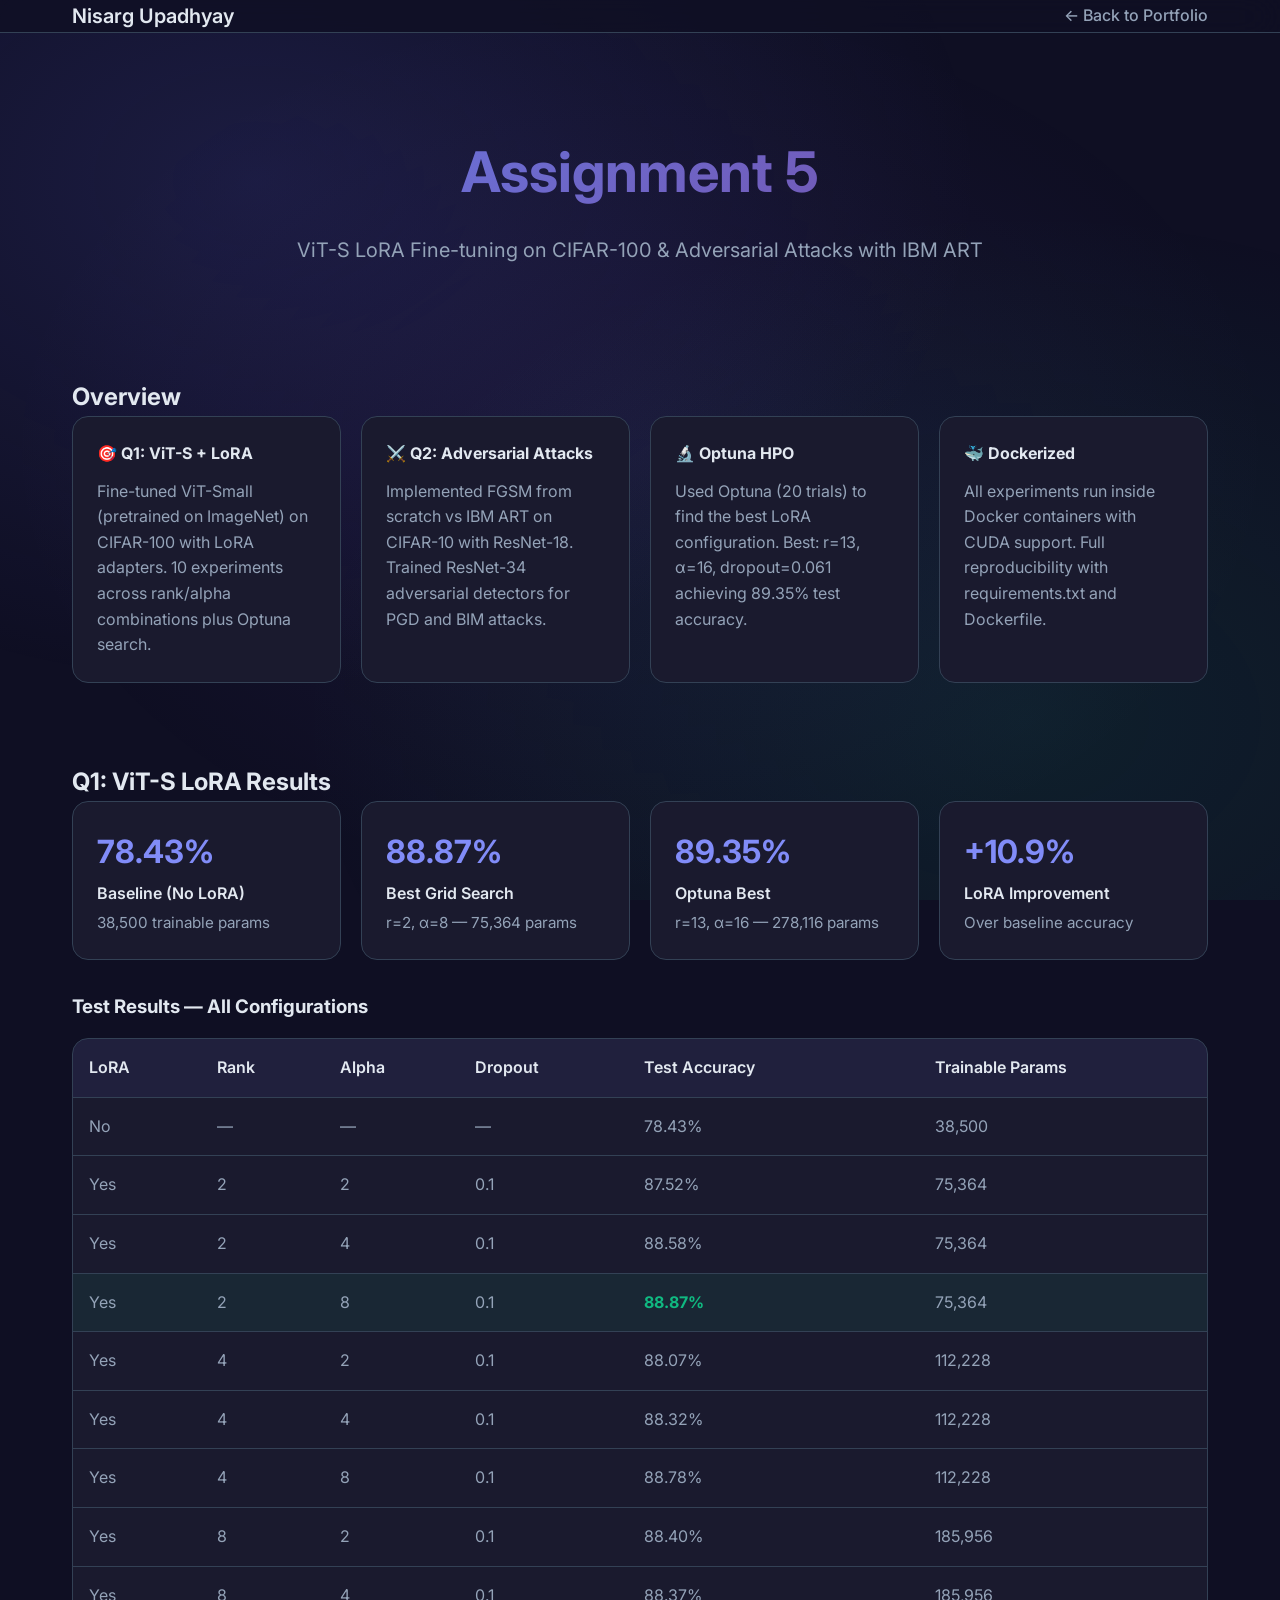
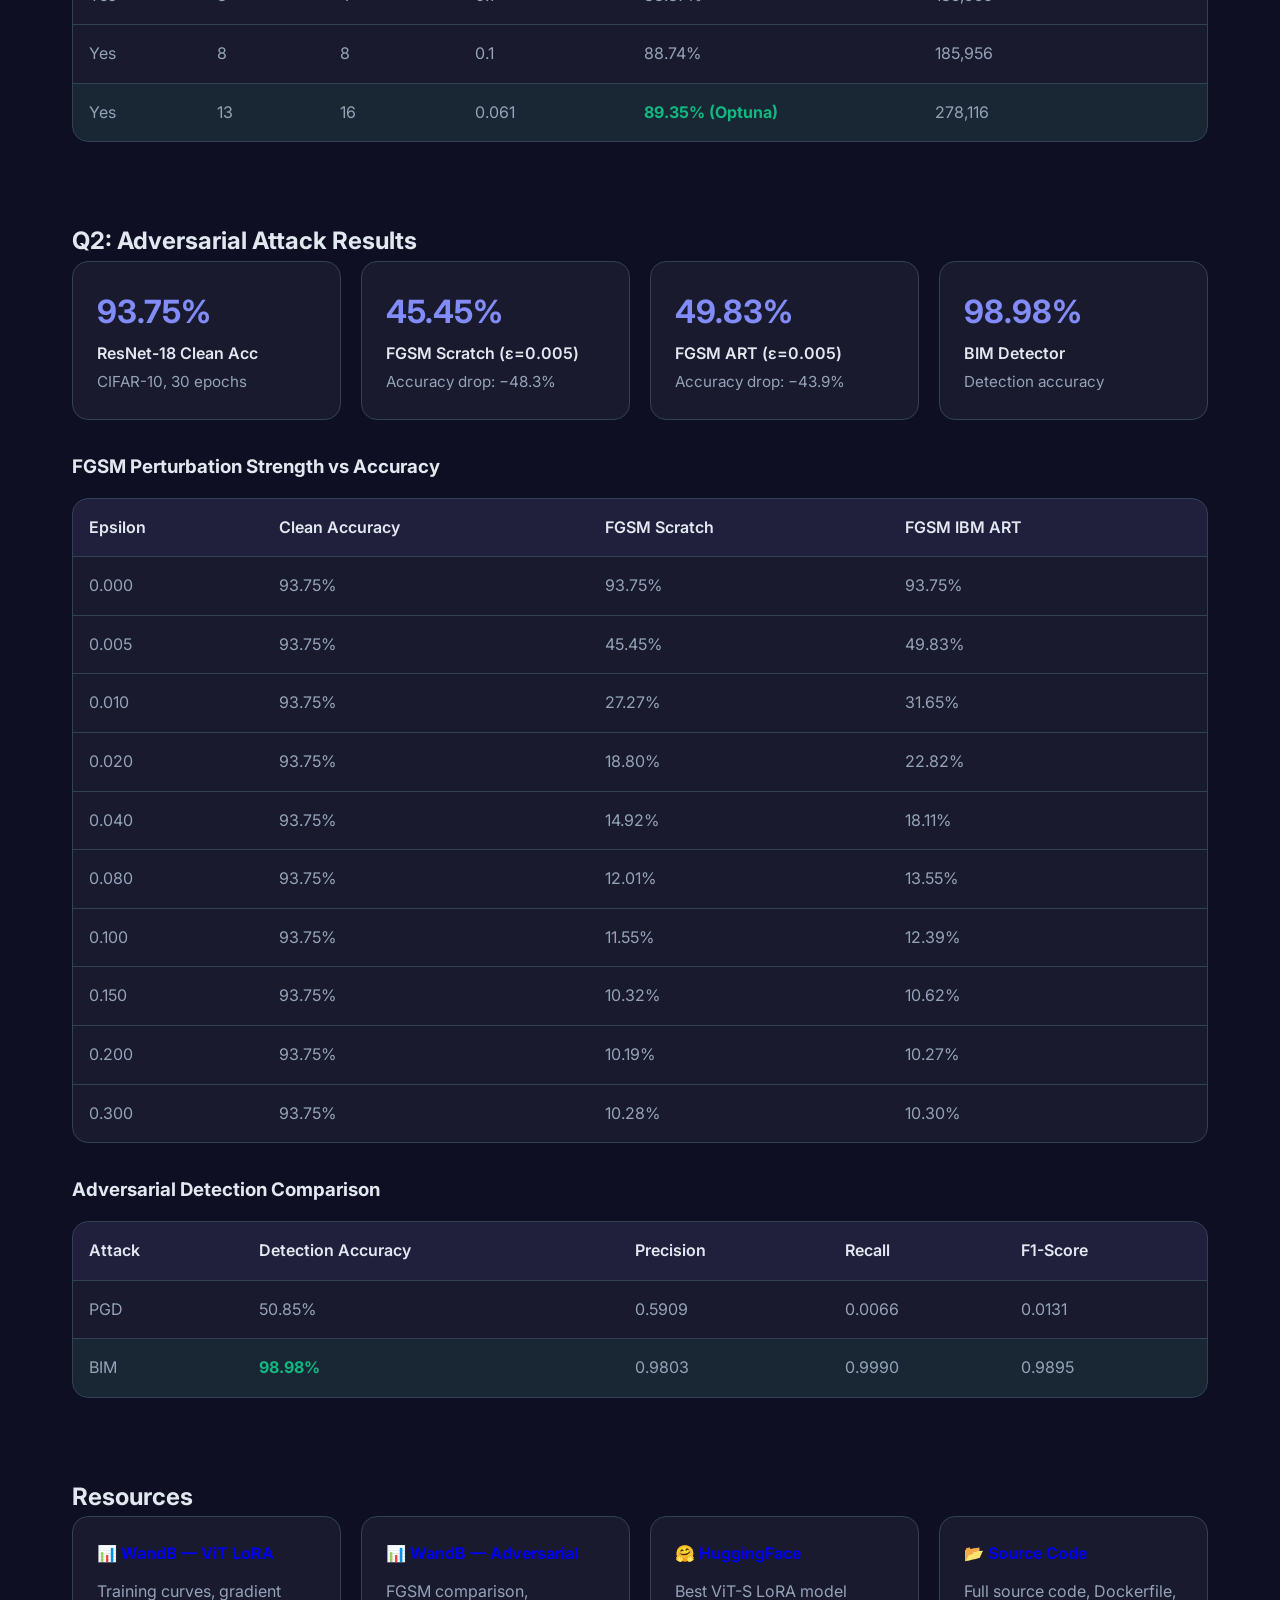
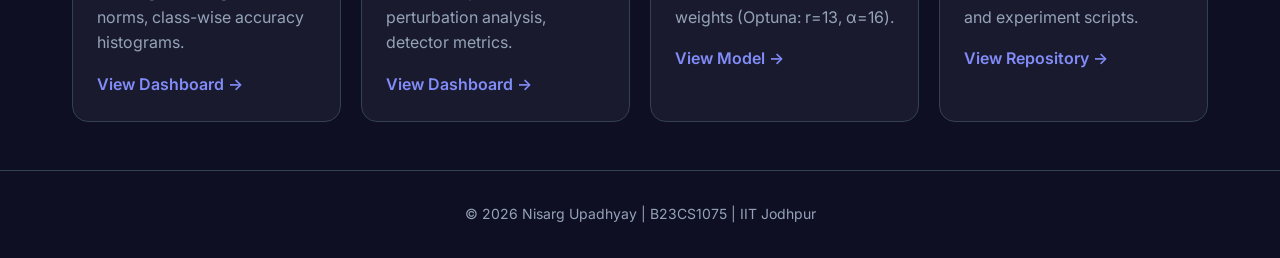
<file: docs/assignment5.html>
<!DOCTYPE html>
<html lang="en">

<head>
    <meta charset="UTF-8">
    <meta name="viewport" content="width=device-width, initial-scale=1.0">
    <title>Assignment 5 - ViT-S LoRA & Adversarial Attacks | Nisarg Upadhyay</title>
    <link rel="stylesheet" href="style.css">
    <link href="https://fonts.googleapis.com/css2?family=Inter:wght@300;400;500;600;700&display=swap" rel="stylesheet">
</head>

<body>
    <div class="gradient-bg"></div>

    <header>
        <nav class="container">
            <div class="logo">
                <span>Nisarg Upadhyay</span>
            </div>
            <div class="nav-links">
                <a href="index.html">← Back to Portfolio</a>
            </div>
        </nav>
    </header>

    <main>
        <section class="hero" style="padding-top: 8rem; padding-bottom: 3rem;">
            <div class="container">
                <h1>Assignment 5</h1>
                <p class="subtitle">ViT-S LoRA Fine-tuning on CIFAR-100 & Adversarial Attacks with IBM ART</p>
            </div>
        </section>

        <!-- Overview -->
        <section class="section">
            <div class="container">
                <h2>Overview</h2>
                <div class="overview-grid">
                    <div class="overview-card">
                        <h4>🎯 Q1: ViT-S + LoRA</h4>
                        <p>Fine-tuned ViT-Small (pretrained on ImageNet) on CIFAR-100 with LoRA adapters.
                           10 experiments across rank/alpha combinations plus Optuna search.</p>
                    </div>
                    <div class="overview-card">
                        <h4>⚔️ Q2: Adversarial Attacks</h4>
                        <p>Implemented FGSM from scratch vs IBM ART on CIFAR-10 with ResNet-18.
                           Trained ResNet-34 adversarial detectors for PGD and BIM attacks.</p>
                    </div>
                    <div class="overview-card">
                        <h4>🔬 Optuna HPO</h4>
                        <p>Used Optuna (20 trials) to find the best LoRA configuration.
                           Best: r=13, α=16, dropout=0.061 achieving 89.35% test accuracy.</p>
                    </div>
                    <div class="overview-card">
                        <h4>🐳 Dockerized</h4>
                        <p>All experiments run inside Docker containers with CUDA support.
                           Full reproducibility with requirements.txt and Dockerfile.</p>
                    </div>
                </div>
            </div>
        </section>

        <!-- Q1 Results -->
        <section class="section">
            <div class="container">
                <h2>Q1: ViT-S LoRA Results</h2>

                <div class="results-grid" style="margin-bottom: 2rem;">
                    <div class="result-card">
                        <span class="result-value">78.43%</span>
                        <div class="result-label">Baseline (No LoRA)</div>
                        <div class="result-details">38,500 trainable params</div>
                    </div>
                    <div class="result-card">
                        <span class="result-value">88.87%</span>
                        <div class="result-label">Best Grid Search</div>
                        <div class="result-details">r=2, α=8 — 75,364 params</div>
                    </div>
                    <div class="result-card">
                        <span class="result-value">89.35%</span>
                        <div class="result-label">Optuna Best</div>
                        <div class="result-details">r=13, α=16 — 278,116 params</div>
                    </div>
                    <div class="result-card">
                        <span class="result-value">+10.9%</span>
                        <div class="result-label">LoRA Improvement</div>
                        <div class="result-details">Over baseline accuracy</div>
                    </div>
                </div>

                <div class="table-section">
                    <h3>Test Results — All Configurations</h3>
                    <div class="table-wrapper">
                        <table>
                            <thead>
                                <tr>
                                    <th>LoRA</th>
                                    <th>Rank</th>
                                    <th>Alpha</th>
                                    <th>Dropout</th>
                                    <th>Test Accuracy</th>
                                    <th>Trainable Params</th>
                                </tr>
                            </thead>
                            <tbody>
                                <tr>
                                    <td>No</td><td>—</td><td>—</td><td>—</td>
                                    <td>78.43%</td><td>38,500</td>
                                </tr>
                                <tr>
                                    <td>Yes</td><td>2</td><td>2</td><td>0.1</td>
                                    <td>87.52%</td><td>75,364</td>
                                </tr>
                                <tr>
                                    <td>Yes</td><td>2</td><td>4</td><td>0.1</td>
                                    <td>88.58%</td><td>75,364</td>
                                </tr>
                                <tr class="highlight-row">
                                    <td>Yes</td><td>2</td><td>8</td><td>0.1</td>
                                    <td class="best">88.87%</td><td>75,364</td>
                                </tr>
                                <tr>
                                    <td>Yes</td><td>4</td><td>2</td><td>0.1</td>
                                    <td>88.07%</td><td>112,228</td>
                                </tr>
                                <tr>
                                    <td>Yes</td><td>4</td><td>4</td><td>0.1</td>
                                    <td>88.32%</td><td>112,228</td>
                                </tr>
                                <tr>
                                    <td>Yes</td><td>4</td><td>8</td><td>0.1</td>
                                    <td>88.78%</td><td>112,228</td>
                                </tr>
                                <tr>
                                    <td>Yes</td><td>8</td><td>2</td><td>0.1</td>
                                    <td>88.40%</td><td>185,956</td>
                                </tr>
                                <tr>
                                    <td>Yes</td><td>8</td><td>4</td><td>0.1</td>
                                    <td>88.37%</td><td>185,956</td>
                                </tr>
                                <tr>
                                    <td>Yes</td><td>8</td><td>8</td><td>0.1</td>
                                    <td>88.74%</td><td>185,956</td>
                                </tr>
                                <tr class="highlight-row">
                                    <td>Yes</td><td>13</td><td>16</td><td>0.061</td>
                                    <td class="best">89.35% (Optuna)</td><td>278,116</td>
                                </tr>
                            </tbody>
                        </table>
                    </div>
                </div>
            </div>
        </section>

        <!-- Q2 Results -->
        <section class="section">
            <div class="container">
                <h2>Q2: Adversarial Attack Results</h2>

                <div class="results-grid" style="margin-bottom: 2rem;">
                    <div class="result-card">
                        <span class="result-value">93.75%</span>
                        <div class="result-label">ResNet-18 Clean Acc</div>
                        <div class="result-details">CIFAR-10, 30 epochs</div>
                    </div>
                    <div class="result-card">
                        <span class="result-value">45.45%</span>
                        <div class="result-label">FGSM Scratch (ε=0.005)</div>
                        <div class="result-details">Accuracy drop: −48.3%</div>
                    </div>
                    <div class="result-card">
                        <span class="result-value">49.83%</span>
                        <div class="result-label">FGSM ART (ε=0.005)</div>
                        <div class="result-details">Accuracy drop: −43.9%</div>
                    </div>
                    <div class="result-card">
                        <span class="result-value">98.98%</span>
                        <div class="result-label">BIM Detector</div>
                        <div class="result-details">Detection accuracy</div>
                    </div>
                </div>

                <div class="table-section">
                    <h3>FGSM Perturbation Strength vs Accuracy</h3>
                    <div class="table-wrapper">
                        <table>
                            <thead>
                                <tr>
                                    <th>Epsilon</th>
                                    <th>Clean Accuracy</th>
                                    <th>FGSM Scratch</th>
                                    <th>FGSM IBM ART</th>
                                </tr>
                            </thead>
                            <tbody>
                                <tr><td>0.000</td><td>93.75%</td><td>93.75%</td><td>93.75%</td></tr>
                                <tr><td>0.005</td><td>93.75%</td><td>45.45%</td><td>49.83%</td></tr>
                                <tr><td>0.010</td><td>93.75%</td><td>27.27%</td><td>31.65%</td></tr>
                                <tr><td>0.020</td><td>93.75%</td><td>18.80%</td><td>22.82%</td></tr>
                                <tr><td>0.040</td><td>93.75%</td><td>14.92%</td><td>18.11%</td></tr>
                                <tr><td>0.080</td><td>93.75%</td><td>12.01%</td><td>13.55%</td></tr>
                                <tr><td>0.100</td><td>93.75%</td><td>11.55%</td><td>12.39%</td></tr>
                                <tr><td>0.150</td><td>93.75%</td><td>10.32%</td><td>10.62%</td></tr>
                                <tr><td>0.200</td><td>93.75%</td><td>10.19%</td><td>10.27%</td></tr>
                                <tr><td>0.300</td><td>93.75%</td><td>10.28%</td><td>10.30%</td></tr>
                            </tbody>
                        </table>
                    </div>
                </div>

                <div class="table-section" style="margin-top: 2rem;">
                    <h3>Adversarial Detection Comparison</h3>
                    <div class="table-wrapper">
                        <table>
                            <thead>
                                <tr>
                                    <th>Attack</th>
                                    <th>Detection Accuracy</th>
                                    <th>Precision</th>
                                    <th>Recall</th>
                                    <th>F1-Score</th>
                                </tr>
                            </thead>
                            <tbody>
                                <tr>
                                    <td>PGD</td><td>50.85%</td>
                                    <td>0.5909</td><td>0.0066</td><td>0.0131</td>
                                </tr>
                                <tr class="highlight-row">
                                    <td>BIM</td><td class="best">98.98%</td>
                                    <td>0.9803</td><td>0.9990</td><td>0.9895</td>
                                </tr>
                            </tbody>
                        </table>
                    </div>
                </div>
            </div>
        </section>

        <!-- Links -->
        <section class="section">
            <div class="container">
                <h2>Resources</h2>
                <div class="notebooks-grid">
                    <a href="https://wandb.ai/b23cs1075-indian-institute-of-technology-/assignment5-vit-lora"
                        target="_blank" class="notebook-card">
                        <h4>📊 WandB — ViT LoRA</h4>
                        <p>Training curves, gradient norms, class-wise accuracy histograms.</p>
                        <span class="notebook-link">View Dashboard →</span>
                    </a>
                    <a href="https://wandb.ai/b23cs1075-indian-institute-of-technology-/assignment5-adversarial"
                        target="_blank" class="notebook-card">
                        <h4>📊 WandB — Adversarial</h4>
                        <p>FGSM comparison, perturbation analysis, detector metrics.</p>
                        <span class="notebook-link">View Dashboard →</span>
                    </a>
                    <a href="https://huggingface.co/NisargUpadhyay/b23cs1075-assignment5-vit-lora-best"
                        target="_blank" class="notebook-card">
                        <h4>🤗 HuggingFace</h4>
                        <p>Best ViT-S LoRA model weights (Optuna: r=13, α=16).</p>
                        <span class="notebook-link">View Model →</span>
                    </a>
                    <a href="https://github.com/NisargUpadhyayIITJ/MLOps-NisargUpadhyay-B23CS1075/tree/Assignment_5"
                        target="_blank" class="notebook-card">
                        <h4>📂 Source Code</h4>
                        <p>Full source code, Dockerfile, and experiment scripts.</p>
                        <span class="notebook-link">View Repository →</span>
                    </a>
                </div>
            </div>
        </section>
    </main>

    <footer>
        <div class="container">
            <p>© 2026 Nisarg Upadhyay | B23CS1075 | IIT Jodhpur</p>
        </div>
    </footer>
</body>

</html>
</file>
<file: docs/style.css>
/* CSS Variables */
:root {
    --primary: #6366f1;
    --primary-dark: #4f46e5;
    --primary-light: #818cf8;
    --secondary: #10b981;
    --background: #0f0f23;
    --surface: #1a1a2e;
    --surface-light: #252542;
    --text: #e2e8f0;
    --text-muted: #94a3b8;
    --border: #334155;
    --gradient-1: linear-gradient(135deg, #667eea 0%, #764ba2 100%);
    --gradient-2: linear-gradient(135deg, #f093fb 0%, #f5576c 100%);
    --gradient-3: linear-gradient(135deg, #4facfe 0%, #00f2fe 100%);
}

/* Reset & Base */
* {
    margin: 0;
    padding: 0;
    box-sizing: border-box;
}

html {
    scroll-behavior: smooth;
}

body {
    font-family: 'Inter', -apple-system, BlinkMacSystemFont, sans-serif;
    background: var(--background);
    color: var(--text);
    line-height: 1.6;
    min-height: 100vh;
}

.container {
    max-width: 1200px;
    margin: 0 auto;
    padding: 0 2rem;
}

/* Animated Background */
.gradient-bg {
    position: fixed;
    top: 0;
    left: 0;
    right: 0;
    height: 100vh;
    background: 
        radial-gradient(ellipse at 20% 20%, rgba(99, 102, 241, 0.15) 0%, transparent 50%),
        radial-gradient(ellipse at 80% 80%, rgba(16, 185, 129, 0.1) 0%, transparent 50%),
        radial-gradient(ellipse at 50% 50%, rgba(139, 92, 246, 0.08) 0%, transparent 70%);
    z-index: -1;
    pointer-events: none;
}

/* Header & Navigation */
header {
    position: fixed;
    top: 0;
    left: 0;
    right: 0;
    z-index: 100;
    background: rgba(15, 15, 35, 0.8);
    backdrop-filter: blur(20px);
    border-bottom: 1px solid var(--border);
}

header nav {
    display: flex;
    justify-content: space-between;
    align-items: center;
    padding: 1rem 2rem;
}

.logo {
    display: flex;
    align-items: center;
    gap: 0.5rem;
    font-weight: 600;
    font-size: 1.25rem;
}

.logo-icon {
    font-size: 1.5rem;
}

.nav-links {
    display: flex;
    gap: 2rem;
}

.nav-links a {
    color: var(--text-muted);
    text-decoration: none;
    font-weight: 500;
    transition: color 0.3s ease;
}

.nav-links a:hover {
    color: var(--primary-light);
}

/* Hero Section */
.hero {
    padding: 10rem 0 5rem;
    text-align: center;
}

.hero h1 {
    font-size: 3.5rem;
    font-weight: 700;
    background: var(--gradient-1);
    -webkit-background-clip: text;
    -webkit-text-fill-color: transparent;
    background-clip: text;
    margin-bottom: 1rem;
}

.hero .subtitle {
    font-size: 1.25rem;
    color: var(--text-muted);
    margin-bottom: 2rem;
}

.student-info {
    display: flex;
    justify-content: center;
    gap: 1rem;
    flex-wrap: wrap;
}

.badge {
    background: var(--surface);
    padding: 0.5rem 1rem;
    border-radius: 50px;
    font-size: 0.875rem;
    border: 1px solid var(--border);
}

/* Assignments Section */
.assignments {
    padding: 4rem 0;
}

.assignments h2 {
    font-size: 2rem;
    margin-bottom: 2rem;
}

.assignment-card {
    background: var(--surface);
    border-radius: 16px;
    padding: 2rem;
    margin-bottom: 1.5rem;
    border: 1px solid var(--border);
    transition: transform 0.3s ease, box-shadow 0.3s ease;
}

.assignment-card:hover {
    transform: translateY(-4px);
    box-shadow: 0 20px 40px rgba(0, 0, 0, 0.3);
}

.assignment-card.featured {
    border-color: var(--primary);
    background: linear-gradient(135deg, var(--surface) 0%, rgba(99, 102, 241, 0.1) 100%);
}

.assignment-card.upcoming {
    opacity: 0.6;
}

.card-header {
    display: flex;
    justify-content: space-between;
    align-items: center;
    margin-bottom: 1rem;
}

.assignment-number {
    font-size: 2.5rem;
    font-weight: 700;
    color: var(--primary);
    opacity: 0.5;
}

.status {
    padding: 0.25rem 0.75rem;
    border-radius: 50px;
    font-size: 0.75rem;
    font-weight: 600;
    text-transform: uppercase;
}

.status.completed {
    background: rgba(16, 185, 129, 0.2);
    color: var(--secondary);
}

.status.upcoming-badge {
    background: rgba(99, 102, 241, 0.2);
    color: var(--primary-light);
}

.assignment-card h3 {
    font-size: 1.5rem;
    margin-bottom: 0.75rem;
}

.assignment-card .description {
    color: var(--text-muted);
    margin-bottom: 1.5rem;
}

/* Highlights Grid */
.highlights {
    display: grid;
    grid-template-columns: repeat(auto-fit, minmax(150px, 1fr));
    gap: 1rem;
    margin-bottom: 1.5rem;
}

.highlight-item {
    background: var(--surface-light);
    padding: 1rem;
    border-radius: 12px;
    text-align: center;
}

.highlight-value {
    display: block;
    font-size: 1.75rem;
    font-weight: 700;
    color: var(--primary-light);
}

.highlight-label {
    font-size: 0.75rem;
    color: var(--text-muted);
    text-transform: uppercase;
    letter-spacing: 0.05em;
}

/* Tech Stack */
.tech-stack {
    display: flex;
    flex-wrap: wrap;
    gap: 0.5rem;
    margin-bottom: 1.5rem;
}

.tech {
    background: var(--surface-light);
    padding: 0.25rem 0.75rem;
    border-radius: 6px;
    font-size: 0.75rem;
    color: var(--text-muted);
}

/* Card Links */
.card-links {
    display: flex;
    flex-wrap: wrap;
    gap: 0.75rem;
}

.btn {
    display: inline-flex;
    align-items: center;
    gap: 0.5rem;
    padding: 0.75rem 1.25rem;
    border-radius: 8px;
    text-decoration: none;
    font-weight: 500;
    font-size: 0.875rem;
    transition: all 0.3s ease;
}

.btn.primary {
    background: var(--gradient-1);
    color: white;
}

.btn.primary:hover {
    transform: translateY(-2px);
    box-shadow: 0 10px 20px rgba(99, 102, 241, 0.3);
}

.btn.secondary {
    background: var(--surface-light);
    color: var(--text);
    border: 1px solid var(--border);
}

.btn.secondary:hover {
    background: var(--border);
}

/* About Section */
.about {
    padding: 4rem 0;
}

.about h2 {
    font-size: 2rem;
    margin-bottom: 2rem;
}

.about-content {
    background: var(--surface);
    border-radius: 16px;
    padding: 2rem;
    border: 1px solid var(--border);
}

.about-text p {
    color: var(--text-muted);
    margin-bottom: 1.5rem;
}

.contact-links {
    display: flex;
    gap: 1rem;
}

.contact-btn {
    display: inline-flex;
    align-items: center;
    gap: 0.5rem;
    padding: 0.75rem 1.25rem;
    background: var(--surface-light);
    border-radius: 8px;
    color: var(--text);
    text-decoration: none;
    transition: background 0.3s ease;
}

.contact-btn:hover {
    background: var(--border);
}

/* Footer */
footer {
    padding: 2rem 0;
    text-align: center;
    border-top: 1px solid var(--border);
    color: var(--text-muted);
    font-size: 0.875rem;
}

/* Detail Pages */
.section {
    padding: 2rem 0 3rem;
}

.back-link {
    display: inline-block;
    margin-bottom: 1.5rem;
    color: var(--primary-light);
    text-decoration: none;
    font-weight: 500;
}

.back-link:hover {
    color: var(--text);
}

.overview-grid,
.results-grid,
.insights-grid,
.notebooks-grid {
    display: grid;
    grid-template-columns: repeat(auto-fit, minmax(240px, 1fr));
    gap: 1.25rem;
}

.overview-card,
.result-card,
.insight-card,
.notebook-card {
    background: var(--surface);
    border: 1px solid var(--border);
    border-radius: 16px;
    padding: 1.5rem;
}

.overview-card h4,
.insight-card h4,
.notebook-card h4 {
    margin-bottom: 0.75rem;
}

.overview-card p,
.insight-card p,
.notebook-card p,
.table-note {
    color: var(--text-muted);
}

.result-value {
    font-size: 2rem;
    font-weight: 700;
    color: var(--primary-light);
}

.result-label {
    font-weight: 600;
    margin-top: 0.25rem;
}

.result-details {
    color: var(--text-muted);
    margin-top: 0.25rem;
    font-size: 0.95rem;
}

.table-section {
    margin-top: 2rem;
}

.table-section h3 {
    margin-bottom: 1rem;
}

.table-wrapper {
    overflow-x: auto;
    border: 1px solid var(--border);
    border-radius: 16px;
    background: var(--surface);
}

table {
    width: 100%;
    border-collapse: collapse;
}

th,
td {
    padding: 1rem;
    text-align: left;
    border-bottom: 1px solid var(--border);
}

th {
    color: var(--text);
    background: rgba(99, 102, 241, 0.08);
    font-weight: 600;
}

td {
    color: var(--text-muted);
}

tbody tr:last-child td {
    border-bottom: none;
}

.highlight-row {
    background: rgba(16, 185, 129, 0.08);
}

.best {
    color: var(--secondary);
    font-weight: 700;
}

.notebook-card {
    display: block;
    text-decoration: none;
    transition: transform 0.3s ease, border-color 0.3s ease;
}

.notebook-card:hover {
    transform: translateY(-3px);
    border-color: var(--primary);
}

.notebook-link {
    display: inline-block;
    margin-top: 1rem;
    color: var(--primary-light);
    font-weight: 600;
}

pre {
    padding: 1rem 1.25rem;
    background: rgba(15, 15, 35, 0.75);
    border: 1px solid var(--border);
    border-radius: 12px;
    overflow-x: auto;
}

code {
    font-family: "SFMono-Regular", Consolas, "Liberation Mono", Menlo, monospace;
}

/* Responsive */
@media (max-width: 768px) {
    .hero h1 {
        font-size: 2.5rem;
    }
    
    .nav-links {
        display: none;
    }
    
    .highlights {
        grid-template-columns: 1fr;
    }
    
    .card-links {
        flex-direction: column;
    }
    
    .btn {
        width: 100%;
        justify-content: center;
    }

    .overview-grid,
    .results-grid,
    .insights-grid,
    .notebooks-grid {
        grid-template-columns: 1fr;
    }

    th,
    td {
        padding: 0.85rem;
    }
}
</file>
